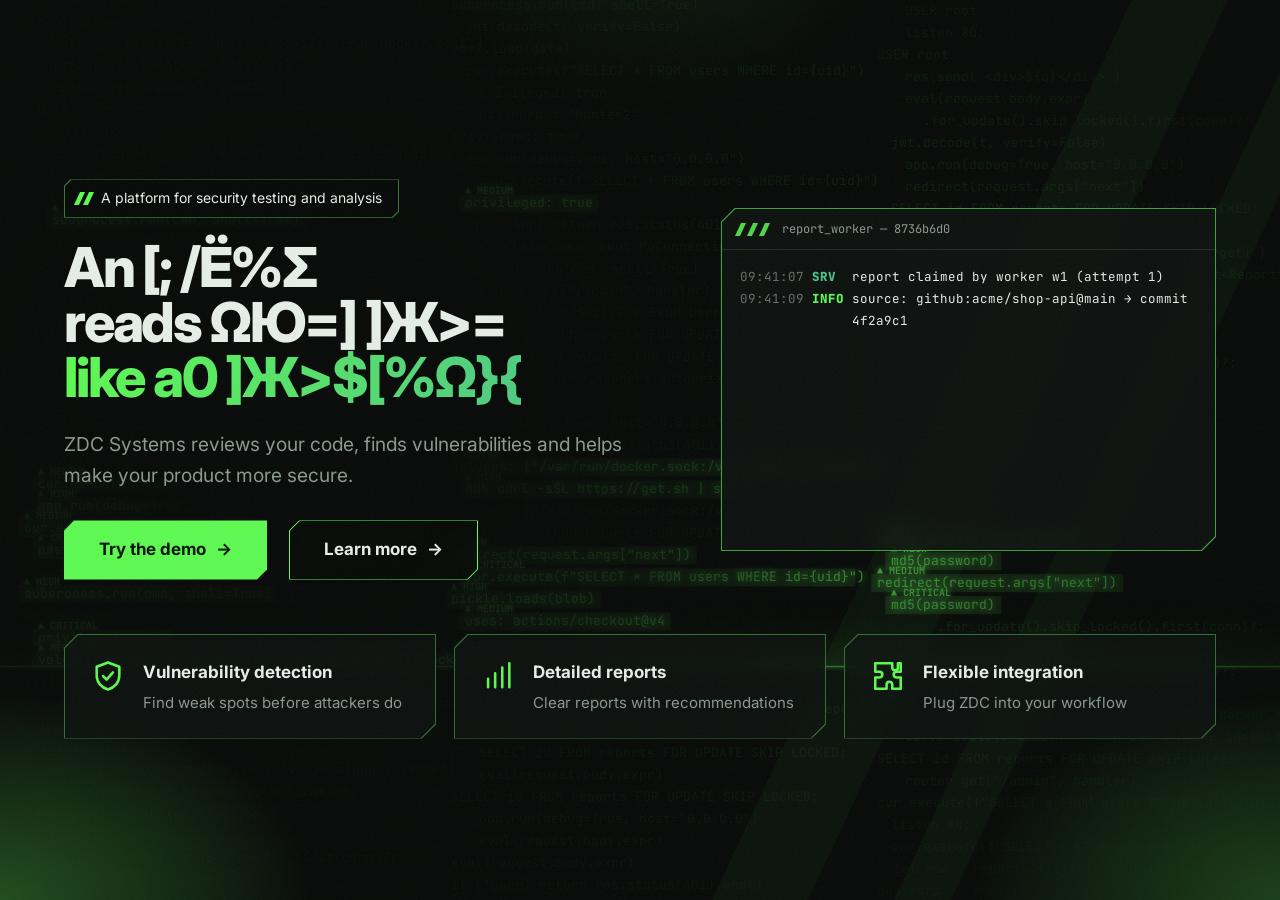
<file: index.html>
<!doctype html>
<html lang="ru" data-theme="dark">
<head>
  <meta charset="utf-8" />
  <meta name="viewport" content="width=device-width, initial-scale=1" />
  <title>ZDC Systems — нейросеть читает ваш код как атакующий</title>
  <meta name="description" content="ZDC Systems — платформа security-ревью веб-сервисов ИИ-агентами: ревью кода, ревью развёртки и пентест в песочнице. Локальные и облачные нейросети." />
  <meta name="theme-color" content="#050806" />
  <meta property="og:title" content="ZDC Systems" />
  <meta property="og:description" content="Security-ревью веб-сервисов ИИ-агентами: код, развёртка, пентест в песочнице." />
  <meta property="og:image" content="https://zdc-systems.github.io/assets/og.png" />
  <meta name="twitter:card" content="summary_large_image" />
  <meta property="og:type" content="website" />
  <link rel="icon" href="assets/favicon.svg" type="image/svg+xml" />
  <link rel="preconnect" href="https://fonts.googleapis.com" />
  <link rel="preconnect" href="https://fonts.gstatic.com" crossorigin />
  <link href="https://fonts.googleapis.com/css2?family=Inter:wght@400;500;600;700;800;900&family=JetBrains+Mono:wght@400;600;800&display=swap" rel="stylesheet" />
  <link rel="stylesheet" href="style.css?v=20261107" />
  <script>
    // Тема до первой отрисовки — без вспышки.
    try {
      const t = localStorage.getItem('zdc-landing-theme');
      if (t === 'light' || t === 'dark') document.documentElement.dataset.theme = t;
    } catch (_) {}
    // Стартовая страница — когда в адресе нет якоря раздела.
    if (!location.hash || location.hash === '#intro') document.documentElement.classList.add('on-intro');
  </script>
</head>
<body>
  <div class="grain" aria-hidden="true"></div>
  <div class="spot" aria-hidden="true"></div>

  <!-- ============ Стартовая страница (открывается первой и по клику на логотип) ============ -->
  <section class="intro" id="intro" aria-label="ZDC Systems">
    <canvas class="codefield" id="intro-field" aria-hidden="true"></canvas>
    <div class="intro-glow" aria-hidden="true"></div>
    <div class="intro-inner">
      <div class="intro-copy">
        <p class="intro-badge"><span class="dot"></span><span data-i18n="intro.badge">Платформа для проверки и анализа безопасности</span></p>
        <h1>
          <span class="line" data-scramble data-i18n="intro.t1">Нейросеть</span>
          <span class="line" data-scramble data-i18n="intro.t2">читает ваш код</span>
          <span class="line accent" data-scramble data-i18n="intro.t3">как атакующий.</span>
        </h1>
        <p class="lead" data-i18n="intro.lead">ZDC Systems проводит ревью кода, выявляет уязвимости и помогает сделать ваш продукт безопаснее.</p>
        <div class="intro-cta">
          <a class="btn primary" href="install.html"><span data-i18n="intro.demo">Попробовать демо</span> <i>→</i></a>
          <a class="btn outline" href="#top"><span data-i18n="intro.more">Узнать больше</span> <i>→</i></a>
        </div>
      </div>
      <div class="term" aria-label="report_worker">
        <div class="term-bar"><i></i><i></i><i></i><span>report_worker — 8736b6d0</span></div>
        <pre id="intro-term" class="term-log"></pre>
      </div>
    </div>
    <ul class="intro-feats">
      <li>
        <svg viewBox="0 0 24 24" aria-hidden="true"><path d="M12 2.5 4 5.5v6c0 5 3.4 8.8 8 10 4.6-1.2 8-5 8-10v-6z"/><path d="m8.5 12 2.5 2.5 4.5-5"/></svg>
        <div><b data-i18n="intro.f1.t">Выявление уязвимостей</b><span data-i18n="intro.f1.s">Найдите слабые места до злоумышленников</span></div>
      </li>
      <li>
        <svg viewBox="0 0 24 24" aria-hidden="true"><path d="M5 20v-6M10 20V10M15 20V6M20 20V3"/></svg>
        <div><b data-i18n="intro.f2.t">Детальные отчёты</b><span data-i18n="intro.f2.s">Понятные отчёты с рекомендациями</span></div>
      </li>
      <li>
        <svg viewBox="0 0 24 24" aria-hidden="true"><path d="M9 3h6v3a2 2 0 1 0 4 0V3h2v6h-3a2 2 0 1 0 0 4h3v8h-6v-3a2 2 0 1 0-4 0v3H3v-8h3a2 2 0 1 0 0-4H3V3z"/></svg>
        <div><b data-i18n="intro.f3.t">Гибкая интеграция</b><span data-i18n="intro.f3.s">Подключите ZDC к вашему workflow</span></div>
      </li>
    </ul>
  </section>

  <!-- ============ Шапка ============ -->
  <header class="top">
    <a class="brand" href="#intro" aria-label="ZDC Systems">
      <svg class="logo" viewBox="0 0 916 252" aria-hidden="true"><path class="logo-w" transform="translate(0.000000,252.000000) scale(0.100000,-0.100000)" d="M1163 2211 c-131 -120 -246 -228 -257 -239 l-18 -21 1068 1 c588 0 1077 3 1086 7 15 5 139 119 406 373 l104 98 -1076 0 -1076 0 -237 -219z M6282 2178 l-262 -252 0 -671 0 -671 263 -252 262 -252 756 3 756 2 242 235 243 235 -857 3 -857 2 -21 15 c-11 8 -83 76 -159 151 l-138 137 0 391 0 391 150 150 150 150 794 5 793 5 54 47 c30 26 142 133 249 238 l195 189 -1176 1 -1175 0 -262 -252z M3335 2019 c-115 -111 -220 -205 -233 -210 -13 -5 -188 -9 -389 -9 l-366 0 -216 -161 c-307 -229 -1267 -958 -1726 -1310 -49 -38 -143 -109 -208 -159 l-119 -90 1105 0 1105 0 46 38 c25 20 153 141 285 267 l239 230 -490 5 -490 5 323 232 c178 128 556 398 839 601 l515 368 3 197 c1 108 -1 197 -5 197 -5 -1 -102 -91 -218 -201z"/><path class="logo-g" transform="translate(0.000000,252.000000) scale(0.100000,-0.100000)" d="M917 2393 c-145 -128 -467 -428 -467 -435 0 -4 44 -8 98 -8 l98 0 256 239 256 239 -30 6 c-17 3 -59 6 -94 6 l-63 0 -54 -47z M3753 2433 l-13 -5 0 -229 0 -229 641 0 640 0 87 -82 c48 -46 131 -127 184 -181 l98 -98 0 -358 0 -358 -177 -176 -178 -177 -95 0 c-52 0 -271 -3 -486 -5 l-392 -5 -11 14 -11 13 -2 624 -3 624 -65 3 c-91 4 -94 3 -250 -113 l-140 -105 0 -760 0 -760 828 0 828 0 302 291 302 291 0 598 0 598 -296 289 c-162 158 -303 291 -312 295 -19 8 -1460 9 -1479 1z M4610 1611 c-172 -53 -227 -247 -104 -367 l42 -41 -45 -182 -46 -183 14 -9 c16 -11 374 -8 384 3 4 4 -13 89 -37 190 l-45 183 33 27 c18 16 42 47 53 71 l21 43 0 50 c-1 141 -142 254 -270 215z M2892 433 c-109 -104 -237 -224 -285 -268 l-87 -80 17 -7 c10 -3 57 -7 105 -7 l88 -1 127 117 c104 95 248 228 448 415 l19 18 -117 0 -118 0 -197 -187z M8531 324 c-138 -130 -251 -241 -251 -245 0 -5 65 -9 145 -9 l145 0 233 216 c127 119 245 230 262 245 l30 29 -157 0 -157 0 -250 -236z"/></svg>
    </a>
    <nav class="links">
      <a href="#scanner" data-i18n="nav.demo">Демо</a>
      <a href="#modes" data-i18n="nav.modes">Режимы</a>
      <a href="#pipeline" data-i18n="nav.how">Как работает</a>
      <a href="#sandbox" data-i18n="nav.pentest">Пентест</a>
      <a href="#product" data-i18n="nav.product">Продукт</a>
      <a href="#history" data-i18n="nav.history">Развитие</a>
      <a href="#cloud" class="nav-soon" data-i18n="nav.cloud">Облако</a>
      <a href="#start" data-i18n="nav.start">Сотрудничество</a>
      <a href="install.html" class="nav-new" data-i18n="nav.install">Установка</a>
    </nav>
    <div class="prefs">
      <div class="lang" role="group" aria-label="Language">
        <button data-lang="ru">RU</button><button data-lang="en">EN</button><button data-lang="uz">UZ</button>
      </div>
      <button class="theme-btn" aria-label="Theme" title="Theme">
        <svg viewBox="0 0 24 24" aria-hidden="true"><circle class="sun" cx="12" cy="12" r="4.5"/><path class="rays" d="M12 1.5v3M12 19.5v3M1.5 12h3M19.5 12h3M4.6 4.6l2.1 2.1M17.3 17.3l2.1 2.1M4.6 19.4l2.1-2.1M17.3 6.7l2.1-2.1"/></svg>
      </button>
      <a class="gh" href="mailto:misanaproger@gmail.com,ziron0901@gmail.com?subject=ZDC%20Systems">
        <svg viewBox="0 0 24 24" aria-hidden="true"><path d="M3 5h18v14H3z" fill="none" stroke="currentColor" stroke-width="2" stroke-linejoin="round"/><path d="m3 6 9 7 9-7" fill="none" stroke="currentColor" stroke-width="2" stroke-linejoin="round"/></svg>
        <span data-i18n="nav.contact">Связаться</span>
      </a>
    </div>
  </header>

  <main id="top">
    <!-- ============ Бегущая строка находок ============ -->
    <div class="ticker" id="ticker" aria-hidden="true">
      <div class="track" id="ticker-track"></div>
    </div>

    <!-- ============ Интерактивный сканер ============ -->
    <section class="section" id="scanner">
      <div class="head">
        <p class="kicker">01 / <span data-i18n="scan.kicker">попробуйте</span></p>
        <h2 data-i18n="scan.title">Найдите пять уязвимостей за пять секунд</h2>
        <p class="sub" data-i18n="scan.sub">Небольшое Flask-приложение. Нажмите «Сканировать» — gitleaks, opengrep, правила развёртки и нейросеть пройдут по коду, а секрет будет вычищен до того, как строка уйдёт модели.</p>
      </div>

      <div class="lab">
        <div class="editor">
          <div class="ed-bar">
            <span class="file">app/shop.py</span>
            <button class="btn primary small" id="scan-btn"><span data-i18n="scan.run">Сканировать</span></button>
          </div>
          <div class="ed-body">
            <div class="beam" id="beam"></div>
            <ol id="code"></ol>
          </div>
        </div>

        <aside class="findings">
          <div class="meter">
            <div class="meter-top"><span data-i18n="scan.found">Найдено</span><b id="found-count">0</b></div>
            <div class="bar"><i class="c"></i><i class="h"></i><i class="m"></i></div>
          </div>
          <ul id="finding-list" aria-live="polite">
            <li class="placeholder" data-i18n="scan.idle">Пока тихо. Подозрительно тихо…</li>
          </ul>
          <div class="sources">
            <span>gitleaks</span><span>opengrep</span><span>deploy_rules</span><span>llm_review</span><span>redact</span>
          </div>
        </aside>
      </div>
    </section>

    <!-- ============ Три режима ============ -->
    <section class="section" id="modes">
      <div class="head">
        <p class="kicker">02 / <span data-i18n="modes.kicker">три режима</span></p>
        <h2 data-i18n="modes.title">Код, инфраструктура, живая атака</h2>
      </div>
      <div class="cards">
        <article class="card tilt" style="--hue: 125">
          <div class="card-art art-code" aria-hidden="true">
            <span></span><span></span><span class="bad"></span><span></span><span></span><span class="bad"></span><span></span>
          </div>
          <code class="tag">code_review</code>
          <h3 data-i18n="modes.code.t">Ревью кода</h3>
          <p data-i18n="modes.code.p">Нейросеть сама выбирает файлы, читает проект частями с картой всех файлов — и не путает «нет аутентификации» с middleware в соседнем модуле. Плюс gitleaks, opengrep, cargo-audit.</p>
          <ul><li>SQLi · RCE · IDOR</li><li data-i18n="modes.code.l2">секреты в истории</li><li data-i18n="modes.code.l3">уязвимые зависимости</li></ul>
        </article>
        <article class="card tilt" style="--hue: 160">
          <div class="card-art art-deploy" aria-hidden="true">
            <i></i><i></i><i></i><i></i><i></i><i></i><i></i><i></i><i></i>
          </div>
          <code class="tag">deploy_review</code>
          <h3 data-i18n="modes.deploy.t">Ревью развёртки</h3>
          <p data-i18n="modes.deploy.p">Dockerfile, compose, Kubernetes/Helm, Terraform, CI/CD, nginx. Свои правила и hadolint, tfsec, kube-score, checkov — нейросеть подтверждает и объясняет.</p>
          <ul><li>privileged · docker.sock</li><li data-i18n="modes.deploy.l2">root и образы без версии</li><li data-i18n="modes.deploy.l3">actions без SHA</li></ul>
        </article>
        <article class="card tilt" style="--hue: 95">
          <div class="card-art art-pentest" aria-hidden="true">
            <div class="cage"><div class="target"></div></div><div class="shot"></div><div class="shot s2"></div>
          </div>
          <code class="tag">pentest</code>
          <h3 data-i18n="modes.pentest.t">Пентест в песочнице</h3>
          <p data-i18n="modes.pentest.p">Нейросеть сама пишет Dockerfile, поднимает копию сервиса с базой рядом, ставит себе инструменты и атакует — nuclei плюс агентный цикл. Только по подписанному scope.</p>
          <ul><li data-i18n="modes.pentest.l1">авторазвёртка с самоисправлением</li><li>nuclei · curl · sqlmap…</li><li data-i18n="modes.pentest.l3">песочница сносится всегда</li></ul>
        </article>
      </div>
    </section>

    <!-- ============ Конвейер ============ -->
    <section class="section" id="pipeline">
      <div class="head">
        <p class="kicker">03 / <span data-i18n="pipe.kicker">под капотом</span></p>
        <h2 data-i18n="pipe.title">От архива до PDF — без опроса и без утечек</h2>
        <p class="sub" data-i18n="pipe.sub">Наведите на узел, чтобы увидеть, что там происходит.</p>
      </div>
      <div class="pipe-wrap">
        <svg class="pipe" viewBox="0 0 1200 380" role="img" aria-label="pipeline">
          <defs>
            <linearGradient id="g-wire" gradientUnits="userSpaceOnUse" x1="0" y1="0" x2="1200" y2="0"><stop offset="0" stop-color="var(--c1)"/><stop offset="1" stop-color="var(--c2)"/></linearGradient>
            <filter id="glow"><feGaussianBlur stdDeviation="4" result="b"/><feMerge><feMergeNode in="b"/><feMergeNode in="SourceGraphic"/></feMerge></filter>
          </defs>
          <g class="wires">
            <path id="w1" d="M150 190 H260"/>
            <path id="w2" d="M400 190 H500"/>
            <path id="w3a" d="M640 190 C690 190 690 80 740 80"/>
            <path id="w3b" d="M640 190 H740"/>
            <path id="w3c" d="M640 190 C690 190 690 300 740 300"/>
            <path id="w4a" d="M860 80 C910 80 910 190 960 190"/>
            <path id="w4b" d="M860 190 H960"/>
            <path id="w4c" d="M860 300 C910 300 910 190 960 190"/>
            <path id="w5" d="M1080 190 H1110"/>
          </g>
          <g class="packets">
            <circle r="5"><animateMotion dur="1.6s" repeatCount="indefinite"><mpath href="#w1"/></animateMotion></circle>
            <circle r="5"><animateMotion dur="1.6s" begin=".5s" repeatCount="indefinite"><mpath href="#w2"/></animateMotion></circle>
            <circle r="4" class="p-c"><animateMotion dur="1.9s" begin=".2s" repeatCount="indefinite"><mpath href="#w3a"/></animateMotion></circle>
            <circle r="4" class="p-c"><animateMotion dur="1.5s" begin=".7s" repeatCount="indefinite"><mpath href="#w3b"/></animateMotion></circle>
            <circle r="4" class="p-c"><animateMotion dur="1.9s" begin="1s" repeatCount="indefinite"><mpath href="#w3c"/></animateMotion></circle>
            <circle r="4" class="p-r"><animateMotion dur="1.9s" begin=".4s" repeatCount="indefinite"><mpath href="#w4a"/></animateMotion></circle>
            <circle r="4" class="p-r"><animateMotion dur="1.5s" begin=".9s" repeatCount="indefinite"><mpath href="#w4b"/></animateMotion></circle>
            <circle r="4" class="p-r"><animateMotion dur="1.9s" begin="1.3s" repeatCount="indefinite"><mpath href="#w4c"/></animateMotion></circle>
          </g>
          <g class="nodes">
            <g class="node" data-node="dash" transform="translate(20 140)"><rect width="130" height="100" rx="18"/><text x="65" y="44" class="ic">⌂</text><text x="65" y="74" data-i18n="pipe.n.dash">Дашборд</text></g>
            <g class="node" data-node="srv" transform="translate(260 140)"><rect width="140" height="100" rx="18"/><text x="70" y="44" class="ic">⇅</text><text x="70" y="74" data-i18n="pipe.n.srv">Сервер</text></g>
            <g class="node" data-node="wrk" transform="translate(500 140)"><rect width="140" height="100" rx="18"/><text x="70" y="44" class="ic">⚙</text><text x="70" y="74" data-i18n="pipe.n.wrk">Воркер</text></g>
            <g class="node small" data-node="scan" transform="translate(740 40)"><rect width="120" height="80" rx="16"/><text x="60" y="48">gitleaks</text></g>
            <g class="node small" data-node="scan" transform="translate(740 150)"><rect width="120" height="80" rx="16"/><text x="60" y="48">opengrep…</text></g>
            <g class="node small" data-node="llm" transform="translate(740 260)"><rect width="120" height="80" rx="16"/><text x="60" y="48">LLM</text></g>
            <g class="node" data-node="redact" transform="translate(960 140)"><rect width="120" height="100" rx="18"/><text x="60" y="44" class="ic">▒</text><text x="60" y="74">redact</text></g>
            <g class="node end" data-node="report" transform="translate(1110 150)"><rect width="80" height="80" rx="40"/><text x="40" y="49">PDF</text></g>
          </g>
        </svg>
        <div class="pipe-info" id="pipe-info">
          <b data-i18n="pipe.d.dash.t">Дашборд</b>
          <p data-i18n="pipe.d.dash.p">Архив, ссылка на GitHub/GitLab/Bitbucket или путь. Сразу, по расписанию или раз в неделю.</p>
        </div>
      </div>
      <div class="facts">
        <div><b>LISTEN/NOTIFY</b><span data-i18n="pipe.f1">задача уходит воркеру за ~40 мс, без опроса</span></div>
        <div><b>claim_id</b><span data-i18n="pipe.f2">аренда задачи — зомби-воркер ничего не перезапишет</span></div>
        <div><b>redact</b><span data-i18n="pipe.f3">секреты вычищаются до модели и до отчёта</span></div>
        <div><b>PDF · HTML · MD · JSON</b><span data-i18n="pipe.f4">отчёт с оглавлением на ru/en/uz</span></div>
      </div>
    </section>

    <!-- ============ Песочница ============ -->
    <section class="section" id="sandbox">
      <div class="head">
        <p class="kicker">04 / <span data-i18n="sb.kicker">активное тестирование</span></p>
        <h2 data-i18n="sb.title">Атакуем копию. Никогда — прод.</h2>
      </div>
      <div class="sandbox">
        <div class="stage" aria-hidden="true">
          <div class="seal"><span data-i18n="sb.seal">SCOPE подписан</span><b id="scope-timer">23:59:59</b></div>
          <div class="net">
            <div class="box toolbox"><small>toolbox</small><span>$ nuclei -u http://target</span><span>$ sqlmap --batch</span></div>
            <div class="lasers"><i></i><i></i><i></i></div>
            <div class="box target-box"><small>target</small><div class="hp"><i id="hp"></i></div><span class="hits" id="hits">0 findings</span></div>
            <div class="box db"><small>postgres</small></div>
          </div>
          <div class="fence"><span>internal network · no-new-privileges · pids/cpu/mem limits</span></div>
        </div>
        <ol class="steps">
          <li><b data-i18n="sb.s1.t">Scope</b><span data-i18n="sb.s1.p">Цель есть в подписанном scope или добавлена на странице «Scope» со сроком действия. Нет — отчёт не берётся вообще.</span></li>
          <li><b data-i18n="sb.s2.t">Авторазвёртка</b><span data-i18n="sb.s2.p">Нейросеть пишет Dockerfile, compose — наш. Сборка упала — модель читает ошибку и чинит, до 6 попыток.</span></li>
          <li><b data-i18n="sb.s3.t">Зависимости</b><span data-i18n="sb.s3.p">Postgres, MySQL, Redis, Mongo рядом с целью: закреплённые образы, случайные пароли, порты наружу не публикуются.</span></li>
          <li><b data-i18n="sb.s4.t">Атака</b><span data-i18n="sb.s4.p">nuclei и агент: ставит инструменты, запускает, читает вывод, уточняет — каждое действие в audit-log.</span></li>
          <li><b data-i18n="sb.s5.t">Снос</b><span data-i18n="sb.s5.p">Отмена, ошибка, SIGTERM — песочница и контейнер-инструментарий удаляются всегда.</span></li>
        </ol>
      </div>
    </section>

    <!-- ============ Провайдеры ============ -->
    <section class="section" id="llm">
      <div class="head">
        <p class="kicker">05 / <span data-i18n="llm.kicker">любая нейросеть</span></p>
        <h2 data-i18n="llm.title">Своя модель на сервере или облако — решать вам</h2>
      </div>
      <div class="orbit-wrap">
        <div class="orbit" id="orbit">
          <div class="core"><svg class="core-mark" viewBox="0 0 234 244" aria-hidden="true"><path fill="currentColor" transform="translate(0.000000,244.000000) scale(0.100000,-0.100000)" d="M213 2393 l-13 -5 0 -229 0 -229 641 0 640 0 87 -82 c48 -46 131 -127 184 -181 l98 -98 0 -358 0 -358 -177 -176 -178 -177 -95 0 c-52 0 -271 -3 -486 -5 l-392 -5 -11 14 -11 13 -2 624 -3 624 -65 3 c-91 4 -94 3 -250 -113 l-140 -105 0 -760 0 -760 828 0 828 0 302 291 302 291 0 598 0 598 -296 289 c-162 158 -303 291 -312 295 -19 8 -1460 9 -1479 1z M1070 1571 c-172 -53 -227 -247 -104 -367 l42 -41 -45 -182 -46 -183 14 -9 c16 -11 374 -8 384 3 4 4 -13 89 -37 190 l-45 183 33 27 c18 16 42 47 53 71 l21 43 0 50 c-1 141 -142 254 -270 215z"/></svg></div>
          <div class="ring r1" data-n="2"></div>
          <div class="ring r2" data-n="9"></div>
        </div>
        <div class="orbit-copy">
          <div class="switch" role="tablist">
            <button class="on" data-mode="local" data-i18n="llm.local">Локально</button>
            <button data-mode="cloud" data-i18n="llm.cloud">Облако</button>
          </div>
          <p id="llm-text" data-i18n="llm.localp">Ollama или llama.cpp на вашем железе: код и находки не уходят за периметр. По умолчанию — именно так. Дашборд предупредит, если модель слишком мала для серьёзного ревью.</p>
          <ul class="ticks">
            <li data-i18n="llm.t1">ключи шифруются ChaCha20-Poly1305 и выдаются только воркеру</li>
            <li data-i18n="llm.t2">отдельная модель и лимит объёма для каждого отчёта</li>
            <li data-i18n="llm.t3">рассуждения Claude, OpenAI и Gemini — из коробки</li>
          </ul>
        </div>
      </div>
    </section>

    <!-- ============ Продукт ============ -->
    <section class="section" id="product">
      <div class="head">
        <p class="kicker">06 / <span data-i18n="prod.kicker">продукт</span></p>
        <h2 data-i18n="prod.title">Дашборд, в котором не стыдно жить</h2>
        <p class="sub" data-i18n="prod.sub">Переключите тему вверху — скриншоты переключатся тоже.</p>
      </div>
      <div class="gallery">
        <div class="tabs" id="shot-tabs" role="tablist"></div>
        <div class="devices">
          <div class="browser">
            <div class="b-bar"><i></i><i></i><i></i><span class="url">zdc.local/<b id="shot-path">reports</b></span></div>
            <div class="b-view">
              <img id="shot" alt="" width="1600" height="1000" />
              <div class="progress"><i id="shot-progress"></i></div>
            </div>
          </div>
          <figure class="phone-shot"><span class="phone-frame"><img id="phone" alt="" width="560" height="1212" loading="lazy" /></span><figcaption>390 × 844</figcaption></figure>
        </div>
      </div>
    </section>

    <!-- ============ Цифры ============ -->
    <section class="section numbers">
      <div class="num"><b data-count="12">0</b><span data-i18n="num.providers">провайдеров LLM</span></div>
      <div class="num"><b data-count="9">0</b><span data-i18n="num.analyzers">сканеров и анализаторов</span></div>
      <div class="num"><b data-count="4">0</b><span data-i18n="num.formats">формата отчёта</span></div>
      <div class="num"><b data-count="3">0</b><span data-i18n="num.langs">языка: отчёт, журнал, UI</span></div>
      <div class="num"><b data-count="0" data-suffix=" B">0</b><span data-i18n="num.bytes">наружу с локальной моделью</span></div>
    </section>

    <!-- ============ Принципы ============ -->
    <section class="section" id="principles">
      <div class="head">
        <p class="kicker">07 / <span data-i18n="pr.kicker">паранойя по умолчанию</span></p>
        <h2 data-i18n="pr.title">Инструмент безопасности, который сам безопасен</h2>
      </div>
      <div class="grid">
        <div class="flip"><div class="f-in"><div class="f-front"><b>fail-closed</b><span data-i18n="pr.1">Неизвестный маршрут — 404, без лицензионного ключа сервер не стартует.</span></div><div class="f-back"><code>POST /reports/%63laim<br>→ 403 Forbidden</code></div></div></div>
        <div class="flip"><div class="f-in"><div class="f-front"><b>redact</b><span data-i18n="pr.2">Токены, пароли в URL, *.env — вычищаются до модели.</span></div><div class="f-back"><code>DATABASE_URL=postgres://u:***@db<br>GITHUB_TOKEN=***</code></div></div></div>
        <div class="flip"><div class="f-in"><div class="f-front"><b>scope</b><span data-i18n="pr.3">Подписанный scope или цель с истекающим сроком.</span></div><div class="f-back"><code>scope: target not authorized<br>→ pentest skipped</code></div></div></div>
        <div class="flip"><div class="f-in"><div class="f-front"><b>audit-log</b><span data-i18n="pr.4">Каждое активное действие — в файл и в БД.</span></div><div class="f-back"><code>{"tool":"pentest.web_scan",<br> "target":"http://target:8000"}</code></div></div></div>
        <div class="flip"><div class="f-in"><div class="f-front"><b>brute-force</b><span data-i18n="pr.5">10 неудач за 5 минут — 429, счётчик в Postgres переживает рестарт.</span></div><div class="f-back"><code>HTTP/1.1 429 Too Many Requests<br>Retry-After: 300</code></div></div></div>
        <div class="flip"><div class="f-in"><div class="f-front"><b>least privilege</b><span data-i18n="pr.6">Роли user/worker, образы не от root, actions по SHA.</span></div><div class="f-back"><code>USER zdc (10001)<br>permissions: contents: read</code></div></div></div>
      </div>
    </section>

    <!-- ============ Развитие проекта ============ -->
    <section class="section" id="history">
      <div class="head">
        <p class="kicker">08 / <span data-i18n="hist.kicker">развитие проекта</span></p>
        <h2 data-i18n="hist.title">Две недели — от первого коммита до лендинга</h2>
        <p class="sub" data-i18n="hist.sub">Хроника из журнала разработки. Скриншоты — настоящий дашборд; нажмите, чтобы увеличить.</p>
      </div>
      <div class="hist-filter" id="hist-filter" role="group"></div>
      <div class="timeline" id="timeline">
        <div class="rail" aria-hidden="true"><i id="rail-fill"></i></div>
      </div>
    </section>

    <!-- ============ Анонс: облачная версия ============ -->
    <section class="section" id="cloud">
      <div class="head">
        <p class="kicker">09 / <span data-i18n="cl.kicker">анонс</span></p>
        <h2><span data-i18n="cl.title">ZDC Cloud — без установки</span> <span class="soon-tag" data-i18n="ann.cloud.badge">скоро</span></h2>
        <p class="sub" data-i18n="cl.sub">Облачная версия: зарегистрировались — и проверяете репозиторий прямо в браузере. А лицензия для своего сервера покупается там же, в личном кабинете.</p>
      </div>
      <div class="cloud">
        <ul class="cloud-feats">
          <li><b data-i18n="cl.f1.t">Вход за минуту</b><span data-i18n="cl.f1.p">Почта и пароль или «Продолжить с Google / GitHub» — без лишних форм.</span></li>
          <li><b data-i18n="cl.f2.t">Личный аккаунт или организация</b><span data-i18n="cl.f2.p">Для себя — своё пространство. Для команды — общие проверки и роли владельца и администратора.</span></li>
          <li><b data-i18n="cl.f3.t">Лицензия — в личном кабинете</b><span data-i18n="cl.f3.p">Выбрали тариф — оплатили — скачали файл .lic и подключили одной командой. Срок и число воркеров видны там же.</span></li>
          <li><b data-i18n="cl.f4.t">Отчёты — в PDF, HTML и Markdown</b><span data-i18n="cl.f4.p">Тот же отчёт с находками и исправлениями, что и в локальной версии.</span></li>
        </ul>
        <div class="cloud-shot">
          <div class="tabs" id="cloud-tabs" role="tablist"></div>
          <div class="browser">
            <div class="b-bar"><i></i><i></i><i></i><span class="url">cloud.zdc/<b id="cloud-path">account</b></span></div>
            <div class="b-view"><img id="cloud-img" alt="" width="1600" height="1000" loading="lazy" /></div>
          </div>
        </div>
      </div>
      <p class="cloud-note" data-i18n="cl.note">Код в облачной версии проверяется на наших серверах. Если код не должен покидать периметр — выбирайте локальную версию: она остаётся основной.</p>
      <div class="cloud-cta">
        <a class="btn primary" href="mailto:misanaproger@gmail.com,ziron0901@gmail.com?subject=ZDC%20Cloud%20—%20ранний%20доступ"><span data-i18n="cl.cta">Хочу ранний доступ</span> <i>→</i></a>
        <span class="muted-s" data-i18n="cl.cta.p">Напишите — позовём в числе первых, когда откроем регистрацию.</span>
      </div>
    </section>

    <!-- ============ Локальная версия и сотрудничество ============ -->
    <section class="section" id="start">
      <div class="head">
        <p class="kicker">10 / <span data-i18n="st.kicker">локальная версия</span></p>
        <h2 data-i18n="st.title">Работает у вас, а не у нас</h2>
        <p class="sub" data-i18n="st.sub">Сейчас ZDC Systems — только локальная версия: ставится на ваш сервер, код и отчёты не покидают периметр. Облачная версия — в разработке, см. анонс выше.</p>
      </div>
      <div class="notices">
        <a class="notice" href="install.html#demo"><b data-i18n="ann.demo.t">Демо-режим теперь доступен всем</b><span data-i18n="ann.demo.p">Скачайте комплект и запустите у себя — без лицензии он работает в демо-режиме.</span><i>→</i></a>
        <a class="notice soon" href="install.html#license"><b data-i18n="ann.lic.t">Лицензии — по запросу</b><span data-i18n="ann.lic.p">Офлайн-лицензии с проверкой без интернета — напишите нам, чтобы получить ключ.</span><i>→</i></a>
      </div>
      <ol class="plan">
        <li><b data-i18n="st.p1.t">Пишете нам</b><span data-i18n="st.p1.p">Рассказываете о стеке и о том, что хотите проверить: код, инфраструктуру, стенд для пентеста.</span></li>
        <li><b data-i18n="st.p2.t">Разворачиваем</b><span data-i18n="st.p2.p">docker compose или нативная установка на Debian/Ubuntu, Fedora/RHEL, Alpine, Arch. Модель — локальная (Ollama, llama.cpp) или ваш облачный ключ.</span></li>
        <li><b data-i18n="st.p3.t">Первый отчёт</b><span data-i18n="st.p3.p">Подключаем репозиторий или архив — и получаете отчёт с находками, доказательствами и исправлениями.</span></li>
      </ol>
      <div class="contact">
        <div class="contact-copy">
          <p class="kicker" data-i18n="st.c.kicker">сотрудничество</p>
          <h3 data-i18n="st.c.title">Пилот, интеграция, инвестиции — пишите</h3>
          <p data-i18n="st.c.p">Мы превращаем ZDC Systems в стартап и ищем первых клиентов и партнёров. Предложения о сотрудничестве — на почту:</p>
        </div>
        <div class="contact-mail">
          <div class="mail-row">
            <a class="mail" href="mailto:misanaproger@gmail.com?subject=ZDC%20Systems">misanaproger@gmail.com</a>
            <button class="btn ghost small copy-mail" data-mail="misanaproger@gmail.com" data-i18n="st.c.copy">Скопировать адрес</button>
          </div>
          <div class="mail-row">
            <a class="mail" href="mailto:ziron0901@gmail.com?subject=ZDC%20Systems">ziron0901@gmail.com</a>
            <button class="btn ghost small copy-mail" data-mail="ziron0901@gmail.com" data-i18n="st.c.copy">Скопировать адрес</button>
          </div>
          <div class="mail-actions">
            <a class="btn primary" href="mailto:misanaproger@gmail.com,ziron0901@gmail.com?subject=ZDC%20Systems"><span data-i18n="st.c.write">Написать</span> <i>→</i></a>
            <a class="btn ghost" href="install.html"><span data-i18n="st.c.install">Скачать и установить</span> <i>→</i></a>
          </div>
        </div>
      </div>
    </section>

    <!-- ============ Финал ============ -->
    <section class="finale">
      <h2><span data-i18n="fin.t1">Найдите уязвимость</span><br><em data-i18n="fin.t2">раньше, чем её найдут.</em></h2>
      <a class="btn primary big" href="mailto:misanaproger@gmail.com,ziron0901@gmail.com?subject=ZDC%20Systems"><span data-i18n="fin.cta">Предложить сотрудничество</span> <i>→</i></a>
      <p class="warn" data-i18n="fin.warn">⚠ Активное тестирование — только систем, на которые у вас есть письменное разрешение владельца.</p>
    </section>
  </main>

  <footer class="foot">
    <span>© 2026 ZDC Systems</span>
    <span class="foot-mails"><a class="foot-mail" href="mailto:misanaproger@gmail.com">misanaproger@gmail.com</a> <a class="foot-mail" href="mailto:ziron0901@gmail.com">ziron0901@gmail.com</a></span>
    <span class="egg" data-i18n="foot.egg">↑ ↑ ↓ ↓ ← → ← → B A</span>
  </footer>

  <div class="lightbox" id="lightbox" hidden><button class="lb-close" aria-label="close">×</button><img alt="" /><p></p></div>
  <div class="toast" id="toast" role="status"></div>
  <script src="i18n.js?v=20261107"></script>
  <script src="app.js?v=20261107"></script>
</body>
</html>
</file>
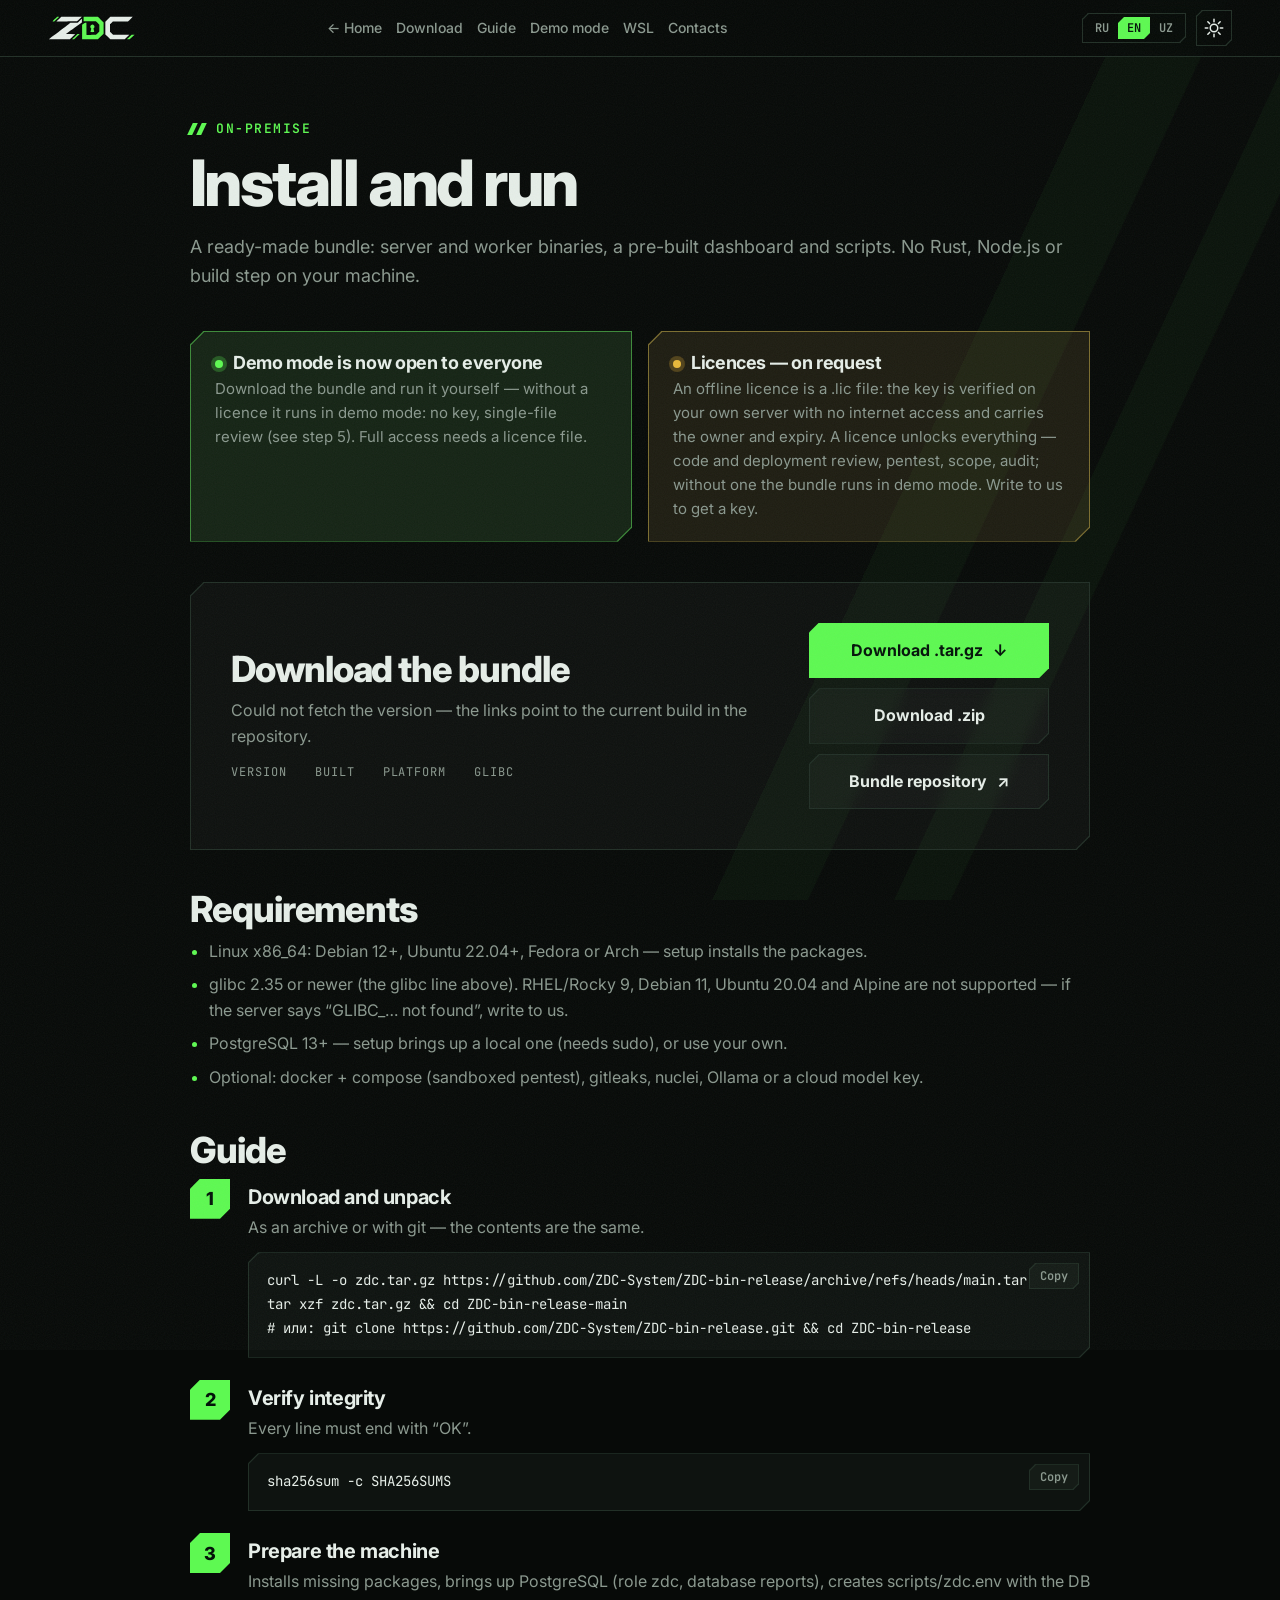
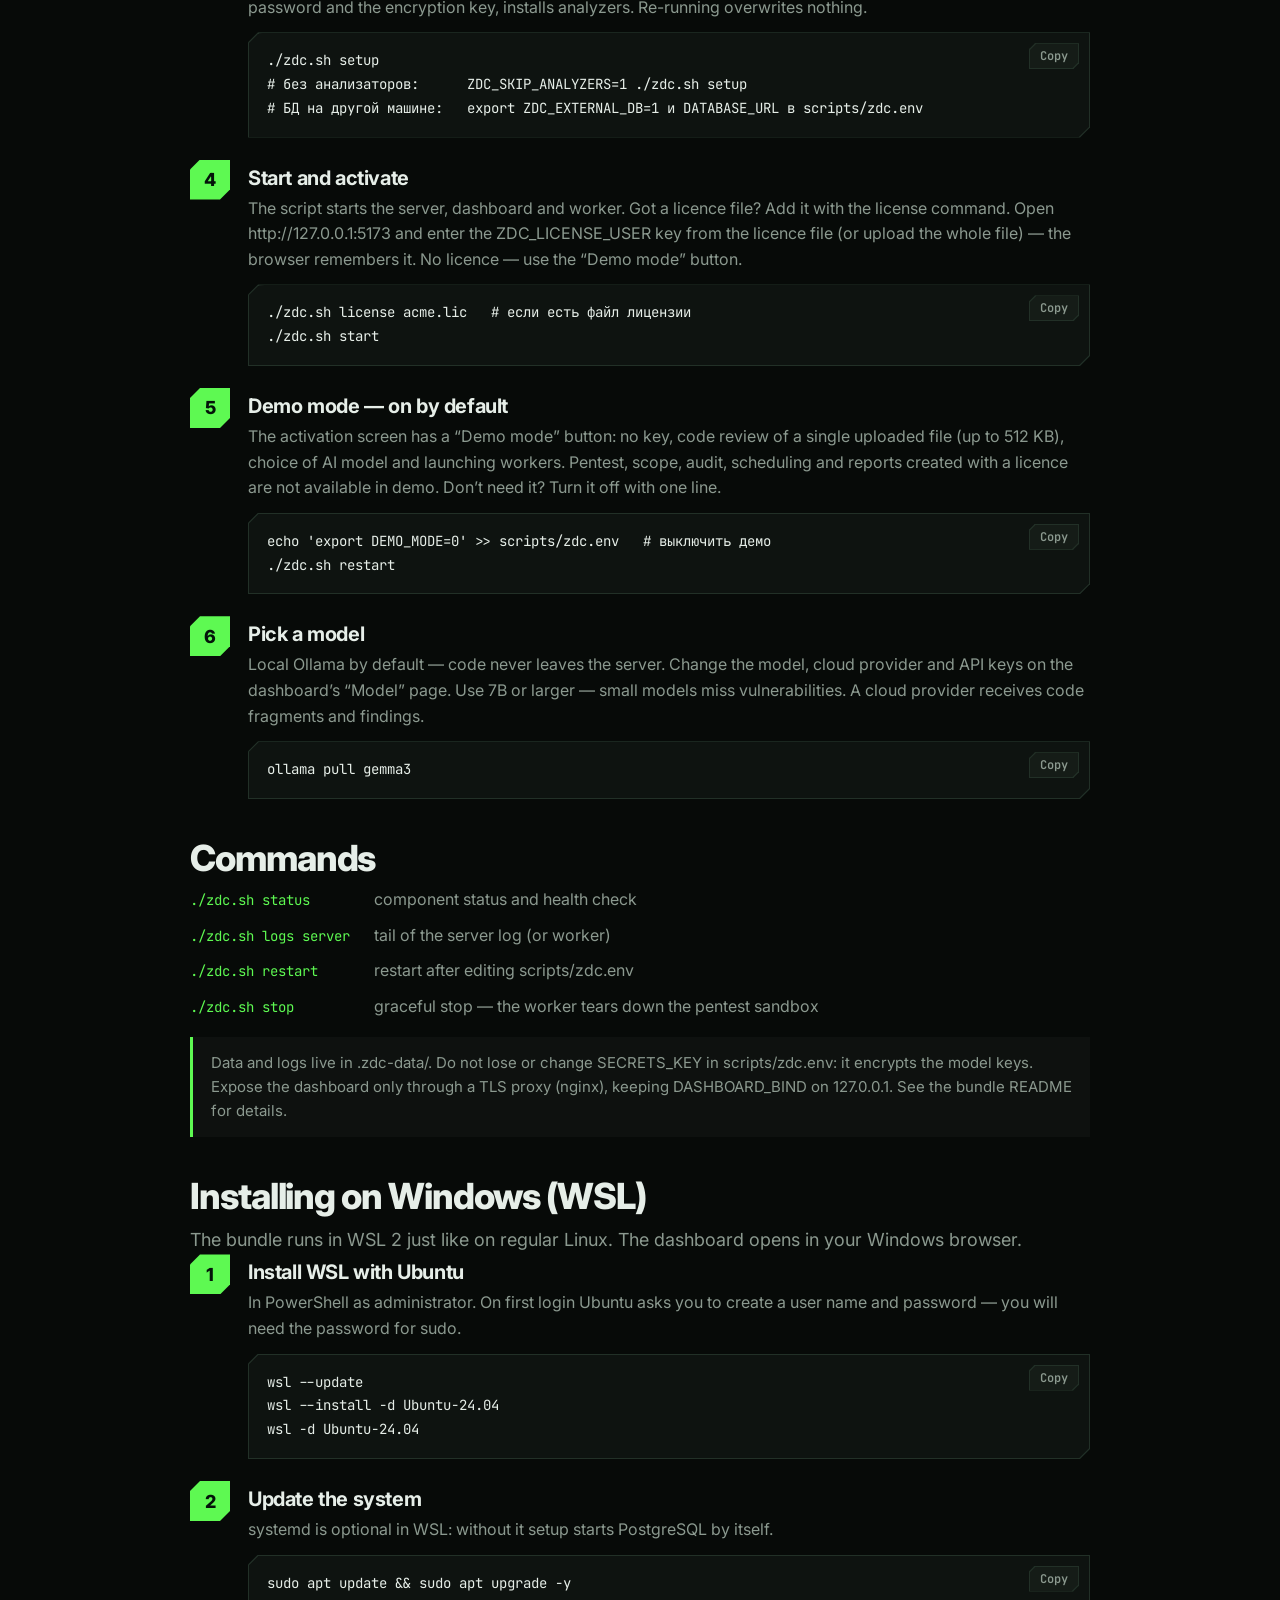
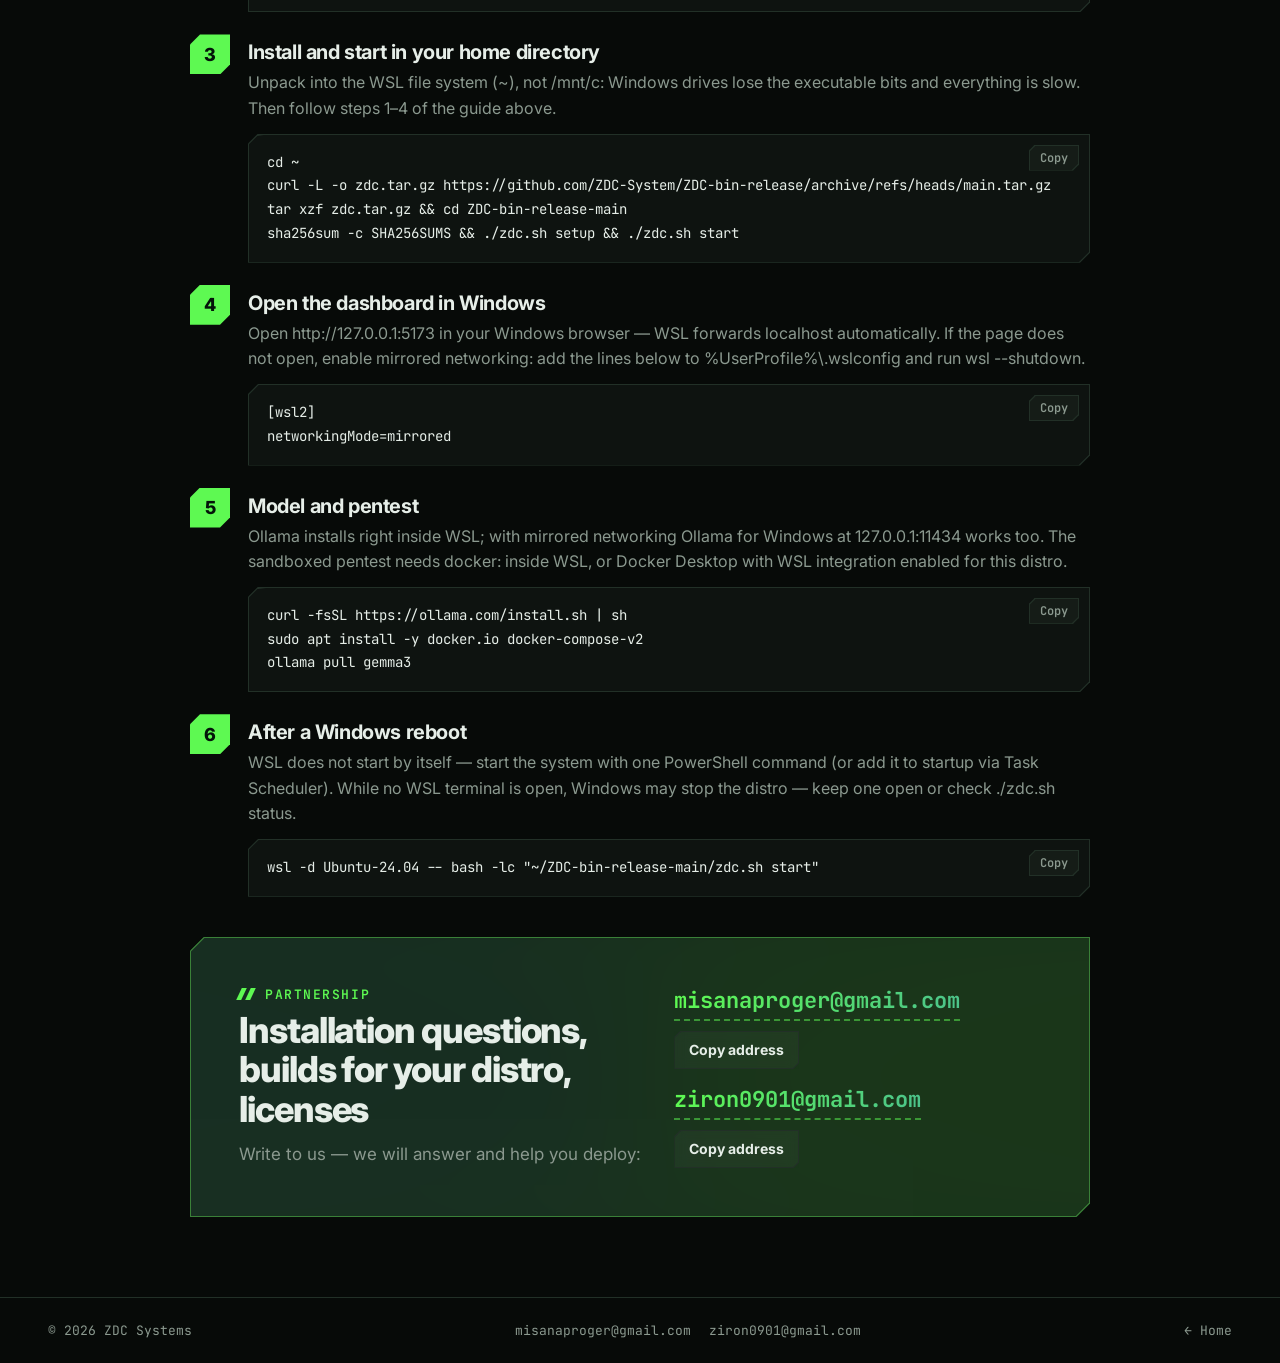
<file: install.html>
<!doctype html>
<html lang="ru" data-theme="dark">
<head>
  <meta charset="utf-8" />
  <meta name="viewport" content="width=device-width, initial-scale=1" />
  <title>ZDC Systems — установка и запуск</title>
  <meta name="description" content="Скачать ZDC Systems: готовые бинарники для Linux x86_64, инструкция по установке и запуску, демо-режим." />
  <meta name="theme-color" content="#050806" />
  <meta property="og:title" content="ZDC Systems — установка" />
  <meta property="og:description" content="Готовые бинарники, инструкция по запуску и демо-режим — доступно всем." />
  <meta property="og:image" content="https://zdc-systems.github.io/assets/og.png" />
  <meta name="twitter:card" content="summary_large_image" />
  <link rel="icon" href="assets/favicon.svg" type="image/svg+xml" />
  <link rel="preconnect" href="https://fonts.googleapis.com" />
  <link rel="preconnect" href="https://fonts.gstatic.com" crossorigin />
  <link href="https://fonts.googleapis.com/css2?family=Inter:wght@400;500;600;700;800;900&family=JetBrains+Mono:wght@400;600;800&display=swap" rel="stylesheet" />
  <link rel="stylesheet" href="style.css?v=20261107" />
  <script>
    // Тема до первой отрисовки — без вспышки.
    try {
      const t = localStorage.getItem('zdc-landing-theme');
      if (t === 'light' || t === 'dark') document.documentElement.dataset.theme = t;
    } catch (_) {}
  </script>
</head>
<body class="doc-page">
  <div class="grain" aria-hidden="true"></div>

  <header class="top scrolled">
    <a class="brand" href="index.html" aria-label="ZDC Systems">
      <svg class="logo" viewBox="0 0 916 252" aria-hidden="true"><path class="logo-w" transform="translate(0.000000,252.000000) scale(0.100000,-0.100000)" d="M1163 2211 c-131 -120 -246 -228 -257 -239 l-18 -21 1068 1 c588 0 1077 3 1086 7 15 5 139 119 406 373 l104 98 -1076 0 -1076 0 -237 -219z M6282 2178 l-262 -252 0 -671 0 -671 263 -252 262 -252 756 3 756 2 242 235 243 235 -857 3 -857 2 -21 15 c-11 8 -83 76 -159 151 l-138 137 0 391 0 391 150 150 150 150 794 5 793 5 54 47 c30 26 142 133 249 238 l195 189 -1176 1 -1175 0 -262 -252z M3335 2019 c-115 -111 -220 -205 -233 -210 -13 -5 -188 -9 -389 -9 l-366 0 -216 -161 c-307 -229 -1267 -958 -1726 -1310 -49 -38 -143 -109 -208 -159 l-119 -90 1105 0 1105 0 46 38 c25 20 153 141 285 267 l239 230 -490 5 -490 5 323 232 c178 128 556 398 839 601 l515 368 3 197 c1 108 -1 197 -5 197 -5 -1 -102 -91 -218 -201z"/><path class="logo-g" transform="translate(0.000000,252.000000) scale(0.100000,-0.100000)" d="M917 2393 c-145 -128 -467 -428 -467 -435 0 -4 44 -8 98 -8 l98 0 256 239 256 239 -30 6 c-17 3 -59 6 -94 6 l-63 0 -54 -47z M3753 2433 l-13 -5 0 -229 0 -229 641 0 640 0 87 -82 c48 -46 131 -127 184 -181 l98 -98 0 -358 0 -358 -177 -176 -178 -177 -95 0 c-52 0 -271 -3 -486 -5 l-392 -5 -11 14 -11 13 -2 624 -3 624 -65 3 c-91 4 -94 3 -250 -113 l-140 -105 0 -760 0 -760 828 0 828 0 302 291 302 291 0 598 0 598 -296 289 c-162 158 -303 291 -312 295 -19 8 -1460 9 -1479 1z M4610 1611 c-172 -53 -227 -247 -104 -367 l42 -41 -45 -182 -46 -183 14 -9 c16 -11 374 -8 384 3 4 4 -13 89 -37 190 l-45 183 33 27 c18 16 42 47 53 71 l21 43 0 50 c-1 141 -142 254 -270 215z M2892 433 c-109 -104 -237 -224 -285 -268 l-87 -80 17 -7 c10 -3 57 -7 105 -7 l88 -1 127 117 c104 95 248 228 448 415 l19 18 -117 0 -118 0 -197 -187z M8531 324 c-138 -130 -251 -241 -251 -245 0 -5 65 -9 145 -9 l145 0 233 216 c127 119 245 230 262 245 l30 29 -157 0 -157 0 -250 -236z"/></svg>
    </a>
    <nav class="links">
      <a href="index.html" data-i18n="in.nav.home">← На главную</a>
      <a href="#download" data-i18n="in.nav.download">Скачать</a>
      <a href="#steps" data-i18n="in.nav.steps">Инструкция</a>
      <a href="#demo" data-i18n="in.nav.demo">Демо-режим</a>
      <a href="#wsl">WSL</a>
      <a href="#contact" data-i18n="in.nav.contact">Контакты</a>
    </nav>
    <div class="prefs">
      <div class="lang" role="group" aria-label="Language">
        <button data-lang="ru">RU</button><button data-lang="en">EN</button><button data-lang="uz">UZ</button>
      </div>
      <button class="theme-btn" aria-label="Theme" title="Theme">
        <svg viewBox="0 0 24 24" aria-hidden="true"><circle class="sun" cx="12" cy="12" r="4.5"/><path class="rays" d="M12 1.5v3M12 19.5v3M1.5 12h3M19.5 12h3M4.6 4.6l2.1 2.1M17.3 17.3l2.1 2.1M4.6 19.4l2.1-2.1M17.3 6.7l2.1-2.1"/></svg>
      </button>
    </div>
  </header>

  <main class="doc">
    <section class="doc-head">
      <p class="kicker" data-i18n="in.kicker">локальная версия</p>
      <h1 data-i18n="in.title">Установка и запуск</h1>
      <p class="sub" data-i18n="in.sub">Готовый комплект: бинарники сервера и воркера, собранный дашборд и скрипты. Rust, Node.js и сборка на вашей машине не нужны.</p>
    </section>

    <!-- Объявления -->
    <section class="notices big">
      <div class="notice" id="demo-ann">
        <b data-i18n="ann.demo.t">Демо-режим теперь доступен всем</b>
        <span data-i18n="in.ann.demo">Скачайте комплект и запустите у себя — без лицензии он работает в демо-режиме: вход без ключа, проверка одного файла (см. шаг 5). Полный доступ — с файлом лицензии.</span>
      </div>
      <div class="notice soon" id="license">
        <b data-i18n="ann.lic.t">Лицензии — по запросу</b>
        <span data-i18n="in.ann.lic">Офлайн-лицензия — файл .lic: ключ проверяется на вашем сервере без выхода в интернет, в нём записаны владелец и срок. Лицензия открывает всё — ревью кода и развёртки, пентест, scope, аудит; без неё комплект работает в демо-режиме. Чтобы получить ключ — напишите нам.</span>
      </div>
    </section>

    <!-- Скачивание -->
    <section class="dl" id="download">
      <div class="dl-copy">
        <h2 data-i18n="in.dl.title">Скачать комплект</h2>
        <p class="dl-status" id="dl-status" data-i18n="in.dl.loading">Узнаём последнюю версию…</p>
        <dl class="dl-meta" id="dl-meta" hidden>
          <div><dt data-i18n="in.dl.version">Версия</dt><dd id="m-version"></dd></div>
          <div><dt data-i18n="in.dl.built">Собрано</dt><dd id="m-built"></dd></div>
          <div><dt data-i18n="in.dl.arch">Платформа</dt><dd id="m-arch"></dd></div>
          <div><dt>glibc</dt><dd id="m-glibc"></dd></div>
        </dl>
      </div>
      <div class="dl-actions">
        <a class="btn primary" id="dl-main" href="https://github.com/ZDC-System/ZDC-bin-release/archive/refs/heads/main.tar.gz"><span data-i18n="in.dl.tgz">Скачать .tar.gz</span> <i>↓</i></a>
        <a class="btn ghost" id="dl-zip" href="https://github.com/ZDC-System/ZDC-bin-release/archive/refs/heads/main.zip"><span data-i18n="in.dl.zip">Скачать .zip</span></a>
        <a class="btn ghost" href="https://github.com/ZDC-System/ZDC-bin-release" target="_blank" rel="noopener"><span data-i18n="in.dl.repo">Репозиторий комплекта</span> <i>↗</i></a>
      </div>
    </section>

    <!-- Требования -->
    <section class="doc-block">
      <h2 data-i18n="in.req.title">Что нужно</h2>
      <ul class="req">
        <li data-i18n="in.req.os">Linux x86_64: Debian 12+, Ubuntu 22.04+, Fedora или Arch — пакеты setup ставит сам.</li>
        <li data-i18n="in.req.glibc">glibc 2.35 или новее (строка glibc выше). Не подходят RHEL/Rocky 9, Debian 11, Ubuntu 20.04 и Alpine — если сервер пишет «GLIBC_… not found», напишите нам.</li>
        <li data-i18n="in.req.pg">PostgreSQL 13+ — setup поднимет локальный (нужен sudo) или используйте свой.</li>
        <li data-i18n="in.req.opt">По желанию: docker + compose (пентест в песочнице), gitleaks, nuclei, Ollama или ключ облачной нейросети.</li>
      </ul>
    </section>

    <!-- Шаги -->
    <section class="doc-block" id="steps">
      <h2 data-i18n="in.steps.title">Инструкция</h2>
      <ol class="guide">
        <li>
          <h3 data-i18n="in.s1.t">Скачайте и распакуйте</h3>
          <p data-i18n="in.s1.p">Архивом или через git — содержимое одинаковое.</p>
          <pre class="code"><code>curl -L -o zdc.tar.gz https://github.com/ZDC-System/ZDC-bin-release/archive/refs/heads/main.tar.gz
tar xzf zdc.tar.gz &amp;&amp; cd ZDC-bin-release-main
# или: git clone https://github.com/ZDC-System/ZDC-bin-release.git &amp;&amp; cd ZDC-bin-release</code></pre>
        </li>
        <li>
          <h3 data-i18n="in.s2.t">Проверьте целостность</h3>
          <p data-i18n="in.s2.p">Каждая строка должна закончиться «OK».</p>
          <pre class="code"><code>sha256sum -c SHA256SUMS</code></pre>
        </li>
        <li>
          <h3 data-i18n="in.s3.t">Подготовьте машину</h3>
          <p data-i18n="in.s3.p">Ставит недостающие пакеты, поднимает PostgreSQL (роль zdc, база reports), создаёт scripts/zdc.env с паролем БД и ключом шифрования, ставит анализаторы. Повторный запуск ничего не перетирает.</p>
          <pre class="code"><code>./zdc.sh setup
# без анализаторов:      ZDC_SKIP_ANALYZERS=1 ./zdc.sh setup
# БД на другой машине:   export ZDC_EXTERNAL_DB=1 и DATABASE_URL в scripts/zdc.env</code></pre>
        </li>
        <li>
          <h3 data-i18n="in.s4.t">Запустите и активируйте</h3>
          <p data-i18n="in.s4.p">Скрипт поднимает сервер, дашборд и воркер. Есть файл лицензии — подключите его командой license. Откройте http://127.0.0.1:5173 и введите ключ ZDC_LICENSE_USER из файла лицензии (или загрузите файл целиком) — ключ сохраняется в браузере. Без лицензии — кнопка «Демо-режим».</p>
          <pre class="code"><code>./zdc.sh license acme.lic   # если есть файл лицензии
./zdc.sh start</code></pre>
        </li>
        <li id="demo">
          <h3 data-i18n="in.s5.t">Демо-режим — включён по умолчанию</h3>
          <p data-i18n="in.s5.p">На экране активации есть кнопка «Демо-режим»: вход без ключа, ревью кода одного загруженного файла (до 512 КБ), выбор нейросети и запуск воркеров. Пентест, scope, аудит, расписание и отчёты, созданные по лицензии, в демо недоступны. Не нужен — выключите одной строкой.</p>
          <pre class="code"><code>echo 'export DEMO_MODE=0' &gt;&gt; scripts/zdc.env   # выключить демо
./zdc.sh restart</code></pre>
        </li>
        <li>
          <h3 data-i18n="in.s6.t">Выберите нейросеть</h3>
          <p data-i18n="in.s6.p">По умолчанию — локальная Ollama: код не покидает сервер. Модель, облачного провайдера и ключи API меняют в дашборде на странице «Нейросеть». Берите модель от 7B — маленькие пропускают уязвимости. Облачный провайдер получает фрагменты кода и находки.</p>
          <pre class="code"><code>ollama pull gemma3</code></pre>
        </li>
      </ol>
    </section>

    <!-- Команды -->
    <section class="doc-block">
      <h2 data-i18n="in.cmd.title">Команды</h2>
      <div class="cmd-table">
        <code>./zdc.sh status</code><span data-i18n="in.cmd.status">состояние компонентов и проверка здоровья</span>
        <code>./zdc.sh logs server</code><span data-i18n="in.cmd.logs">хвост журнала сервера (или worker)</span>
        <code>./zdc.sh restart</code><span data-i18n="in.cmd.restart">перезапуск после правки scripts/zdc.env</span>
        <code>./zdc.sh stop</code><span data-i18n="in.cmd.stop">штатная остановка — воркер сносит песочницу пентеста</span>
      </div>
      <p class="note" data-i18n="in.cmd.note">Данные и журналы — в .zdc-data/. Ключ SECRETS_KEY в scripts/zdc.env не теряйте и не меняйте: им зашифрованы ключи нейросетей. Наружу дашборд открывайте только через прокси с TLS (nginx), оставив DASHBOARD_BIND на 127.0.0.1. Подробности — в README комплекта.</p>
    </section>

    <!-- Windows: WSL -->
    <section class="doc-block" id="wsl">
      <h2 data-i18n="in.wsl.title">Установка в Windows (WSL)</h2>
      <p class="sub" data-i18n="in.wsl.sub">Комплект работает в WSL 2 так же, как на обычном Linux. Дашборд открывается в браузере Windows.</p>
      <ol class="guide">
        <li>
          <h3 data-i18n="in.w1.t">Поставьте WSL с Ubuntu</h3>
          <p data-i18n="in.w1.p">В PowerShell от имени администратора. При первом входе Ubuntu попросит придумать имя пользователя и пароль — пароль понадобится для sudo.</p>
          <pre class="code"><code>wsl --update
wsl --install -d Ubuntu-24.04
wsl -d Ubuntu-24.04</code></pre>
        </li>
        <li>
          <h3 data-i18n="in.w2.t">Обновите систему</h3>
          <p data-i18n="in.w2.p">systemd в WSL не обязателен: без него setup поднимет PostgreSQL сам.</p>
          <pre class="code"><code>sudo apt update &amp;&amp; sudo apt upgrade -y</code></pre>
        </li>
        <li>
          <h3 data-i18n="in.w3.t">Установите и запустите в домашнем каталоге</h3>
          <p data-i18n="in.w3.p">Распаковывайте в файловую систему WSL (~), а не в /mnt/c: на дисках Windows теряются права на запуск и всё работает медленно. Дальше — шаги 1–4 инструкции выше.</p>
          <pre class="code"><code>cd ~
curl -L -o zdc.tar.gz https://github.com/ZDC-System/ZDC-bin-release/archive/refs/heads/main.tar.gz
tar xzf zdc.tar.gz &amp;&amp; cd ZDC-bin-release-main
sha256sum -c SHA256SUMS &amp;&amp; ./zdc.sh setup &amp;&amp; ./zdc.sh start</code></pre>
        </li>
        <li>
          <h3 data-i18n="in.w4.t">Откройте дашборд в Windows</h3>
          <p data-i18n="in.w4.p">Откройте http://127.0.0.1:5173 в браузере Windows — WSL пробрасывает localhost сам. Если страница не открывается, включите зеркальную сеть: добавьте в %UserProfile%\.wslconfig строки ниже и выполните wsl --shutdown.</p>
          <pre class="code"><code>[wsl2]
networkingMode=mirrored</code></pre>
        </li>
        <li>
          <h3 data-i18n="in.w5.t">Нейросеть и пентест</h3>
          <p data-i18n="in.w5.p">Ollama ставится прямо в WSL; с зеркальной сетью подойдёт и Ollama для Windows на 127.0.0.1:11434. Для пентеста в песочнице нужен docker: в WSL или Docker Desktop с интеграцией WSL для этого дистрибутива.</p>
          <pre class="code"><code>curl -fsSL https://ollama.com/install.sh | sh
sudo apt install -y docker.io docker-compose-v2
ollama pull gemma3</code></pre>
        </li>
        <li>
          <h3 data-i18n="in.w6.t">После перезагрузки Windows</h3>
          <p data-i18n="in.w6.p">WSL не стартует сам — запустите систему одной командой из PowerShell (или добавьте её в автозагрузку через Планировщик заданий). Пока терминал WSL закрыт, Windows может остановить дистрибутив — держите его открытым или проверяйте ./zdc.sh status.</p>
          <pre class="code"><code>wsl -d Ubuntu-24.04 -- bash -lc "~/ZDC-bin-release-main/zdc.sh start"</code></pre>
        </li>
      </ol>
    </section>

    <!-- Контакты -->
    <section class="contact" id="contact">
      <div class="contact-copy">
        <p class="kicker" data-i18n="st.c.kicker">сотрудничество</p>
        <h3 data-i18n="in.c.title">Вопросы по установке, сборка под ваш дистрибутив, лицензии</h3>
        <p data-i18n="in.c.p">Пишите — ответим и поможем развернуть:</p>
      </div>
      <div class="contact-mail">
        <div class="mail-row">
          <a class="mail" href="mailto:misanaproger@gmail.com?subject=ZDC%20Systems">misanaproger@gmail.com</a>
          <button class="btn ghost small copy-mail" data-mail="misanaproger@gmail.com" data-i18n="st.c.copy">Скопировать адрес</button>
        </div>
        <div class="mail-row">
          <a class="mail" href="mailto:ziron0901@gmail.com?subject=ZDC%20Systems">ziron0901@gmail.com</a>
          <button class="btn ghost small copy-mail" data-mail="ziron0901@gmail.com" data-i18n="st.c.copy">Скопировать адрес</button>
        </div>
      </div>
    </section>
  </main>

  <footer class="foot">
    <span>© 2026 ZDC Systems</span>
    <span class="foot-mails"><a class="foot-mail" href="mailto:misanaproger@gmail.com">misanaproger@gmail.com</a> <a class="foot-mail" href="mailto:ziron0901@gmail.com">ziron0901@gmail.com</a></span>
    <a class="foot-mail" href="index.html" data-i18n="in.nav.home">← На главную</a>
  </footer>

  <div class="toast" id="toast" role="status"></div>
  <script src="i18n.js?v=20261107"></script>
  <script src="install.js"></script>
</body>
</html>
</file>
<file: style.css>
/* ============================================================
   ZDC Systems — лендинг. Все цвета — через токены (как в дашборде).
   ============================================================ */
:root {
  --bg: #050806;
  --bg2: #08100b;
  --panel: rgba(255, 255, 255, .035);
  --panel2: rgba(255, 255, 255, .06);
  --line: rgba(255, 255, 255, .09);
  --fg: #e6eee8;
  --mut: #8b998f;
  /* Палитра логотипа ZDC: зелёный + мятный. */
  --c1: #5ef952;
  --c2: #2ee6a8;
  /* Текст на заливке акцентом: на ярком зелёном — тёмный. */
  --on-c1: #04140a;
  --logo-green: #5ef952;
  --crit: #ff4d5e;
  --high: #ff8a3d;
  --med: #f5c542;
  --low: #5b9dff;
  /* Код в фоне hero — зелёный, «как в матрице». */
  --code-dim: rgba(94, 249, 82, .17);
  --shadow: 0 30px 80px -30px rgba(0, 0, 0, .8);
  --glass: rgba(6, 12, 8, .72);
  --r: 20px;
  --mono: "JetBrains Mono", ui-monospace, monospace;
  --display: "Unbounded", "Manrope", system-ui, sans-serif;
  color-scheme: dark;
}
:root[data-theme='light'] {
  --bg: #f3f6f4;
  --bg2: #e7eee9;
  --panel: rgba(255, 255, 255, .7);
  --panel2: #fff;
  --line: rgba(15, 45, 25, .1);
  --fg: #0f1712;
  --mut: #57645c;
  --c1: #15803d;
  --c2: #0f8f68;
  --on-c1: #ffffff;
  --logo-green: #1fa81a;
  --crit: #e11d48;
  --high: #ea580c;
  --med: #ca8a04;
  --low: #2563eb;
  --code-dim: rgba(21, 128, 61, .14);
  --shadow: 0 30px 70px -35px rgba(20, 40, 90, .35);
  --glass: rgba(244, 246, 251, .8);
  color-scheme: light;
}
/* Пасхалка: ↑↑↓↓←→←→BA */
:root.redteam { --c1: #ff3355; --c2: #ffb03d; }
:root.redteam body { animation: rt-shake .4s; }
@keyframes rt-shake { 25% { transform: translateX(-4px) } 50% { transform: translateX(4px) } 75% { transform: translateX(-2px) } }

* { box-sizing: border-box; }
html { scroll-behavior: smooth; scroll-padding-top: 80px; overflow-x: clip; }
body {
  margin: 0;
  background: var(--bg);
  color: var(--fg);
  font: 16px/1.6 "Manrope", system-ui, sans-serif;
  -webkit-font-smoothing: antialiased;
  overflow-x: clip;
  transition: background .4s, color .4s;
}
a { color: inherit; }
img { max-width: 100%; display: block; }
button { font: inherit; color: inherit; cursor: pointer; }
code, pre { font-family: var(--mono); }
::selection { background: var(--c1); color: var(--on-c1); }

/* Зерно и прожектор за курсором */
.grain {
  position: fixed; inset: -50%; z-index: 100; pointer-events: none; opacity: .05;
  background-image: url("data:image/svg+xml,%3Csvg xmlns='http://www.w3.org/2000/svg' width='160' height='160'%3E%3Cfilter id='n'%3E%3CfeTurbulence type='fractalNoise' baseFrequency='.9' numOctaves='3' stitchTiles='stitch'/%3E%3C/filter%3E%3Crect width='100%25' height='100%25' filter='url(%23n)'/%3E%3C/svg%3E");
  animation: grain 1.2s steps(6) infinite;
}
@keyframes grain { 0% { transform: translate(0, 0) } 33% { transform: translate(-3%, 2%) } 66% { transform: translate(2%, -3%) } }
.spot {
  position: fixed; inset: 0; pointer-events: none; z-index: 0;
  background: radial-gradient(500px circle at var(--x, 50%) var(--y, -20%), color-mix(in srgb, var(--c1) 12%, transparent), transparent 60%);
}

/* ============ Шапка ============ */
.top {
  position: fixed; inset: 0 0 auto; z-index: 50;
  display: flex; align-items: center; gap: 24px;
  padding: 16px clamp(16px, 4vw, 48px);
  transition: background .3s, border-color .3s, padding .3s;
  border-bottom: 1px solid transparent;
}
.top.scrolled { background: var(--glass); backdrop-filter: blur(14px) saturate(1.4); border-color: var(--line); padding-block: 10px; }
.brand { display: flex; align-items: center; gap: 10px; text-decoration: none; font: 700 18px var(--display); letter-spacing: -.02em; }
.brand .logo { display: block; height: 24px; width: auto; }
.logo-w { fill: var(--fg); }
.logo-g { fill: var(--logo-green); }
.links { display: flex; gap: 4px; margin-inline: auto; }
.links a { text-decoration: none; color: var(--mut); padding: 6px 12px; border-radius: 99px; font-weight: 500; font-size: 15px; transition: color .2s, background .2s; }
.links a:hover { color: var(--fg); background: var(--panel2); }
.prefs { display: flex; align-items: center; gap: 10px; margin-left: auto; }
.lang { display: flex; border: 1px solid var(--line); border-radius: 99px; padding: 3px; }
.lang button { border: 0; background: none; padding: 3px 9px; border-radius: 99px; font: 600 12px var(--mono); color: var(--mut); }
.lang button.on { background: var(--c1); color: var(--on-c1); }
.theme-btn { width: 36px; height: 36px; border-radius: 50%; border: 1px solid var(--line); background: none; display: grid; place-items: center; }
.theme-btn svg { width: 20px; height: 20px; fill: none; stroke: currentColor; stroke-width: 1.8; stroke-linecap: round; transition: transform .6s; }
:root[data-theme='light'] .theme-btn svg { transform: rotate(180deg); }
:root[data-theme='light'] .theme-btn .sun { fill: currentColor; }
.gh { display: flex; align-items: center; gap: 8px; padding: 7px 14px; border-radius: 99px; background: var(--fg); color: var(--bg); text-decoration: none; font-weight: 700; font-size: 14px; }
.gh svg { width: 18px; height: 18px; fill: currentColor; }

/* ============ Кнопки ============ */
.btn {
  position: relative; display: inline-flex; align-items: center; gap: 10px;
  padding: 14px 24px; border-radius: 14px; border: 1px solid var(--line);
  text-decoration: none; font-weight: 700; overflow: hidden; isolation: isolate;
  transition: transform .2s, box-shadow .3s;
}
.btn i { font-style: normal; transition: transform .25s; }
.btn:hover i { transform: translateX(4px); }
.btn:active { transform: scale(.97); }
.btn.primary { background: var(--c1); color: var(--on-c1); border-color: transparent; box-shadow: 0 10px 40px -10px var(--c1); }
.btn.primary::before {
  content: ""; position: absolute; inset: 0; z-index: -1;
  background: linear-gradient(110deg, transparent 30%, rgba(255, 255, 255, .35) 50%, transparent 70%);
  transform: translateX(-100%); transition: transform .7s;
}
.btn.primary:hover::before { transform: translateX(100%); }
.btn.ghost { background: var(--panel); backdrop-filter: blur(6px); }
.btn.ghost:hover { border-color: var(--c1); }
.btn.small { padding: 7px 14px; border-radius: 10px; font-size: 14px; }
.btn.big { padding: 18px 34px; font-size: 18px; border-radius: 18px; }
.btn:disabled { opacity: .7; cursor: progress; }

/* ============ Hero ============ */
.hero { position: relative; min-height: 100svh; display: grid; align-items: center; padding: 110px clamp(16px, 5vw, 64px) 80px; overflow: hidden; }
.codefield { position: absolute; inset: 0; width: 100%; height: 100%; z-index: 0; opacity: .75;
  mask-image: radial-gradient(ellipse 90% 80% at 50% 45%, #000 30%, transparent 90%); }
/* Затемнение под текстом, чтобы код на фоне не спорил с заголовком */
.hero::before { content: ""; position: absolute; inset: 0; z-index: 1; pointer-events: none;
  background: radial-gradient(ellipse 55% 70% at 22% 52%, var(--bg) 20%, color-mix(in srgb, var(--bg) 70%, transparent) 55%, transparent 85%); }
.hero::after { content: ""; position: absolute; inset: auto 0 0; height: 200px; background: linear-gradient(transparent, var(--bg)); z-index: 1; }
.hero-inner { position: relative; z-index: 2; display: grid; grid-template-columns: 1.15fr .85fr; gap: clamp(24px, 4vw, 64px); align-items: center; max-width: 1320px; margin: 0 auto; width: 100%; }
.eyebrow { display: inline-flex; align-items: center; gap: 10px; font: 500 13px var(--mono); color: var(--mut); padding: 6px 14px; border: 1px solid var(--line); border-radius: 99px; background: var(--glass); backdrop-filter: blur(8px); margin: 0 0 24px; }
.pulse { width: 8px; height: 8px; border-radius: 50%; background: var(--c2); box-shadow: 0 0 0 0 var(--c2); animation: pulse 2s infinite; }
@keyframes pulse { 70% { box-shadow: 0 0 0 10px transparent } 100% { box-shadow: 0 0 0 0 transparent } }
h1 { font: 900 clamp(38px, 5.6vw, 84px)/1 var(--display); letter-spacing: -.045em; margin: 0 0 28px; }
h1 .line { display: block; }
h1 .accent {
  background: linear-gradient(100deg, var(--c1), var(--c2) 60%, var(--c1));
  background-size: 200% auto; -webkit-background-clip: text; background-clip: text; color: transparent;
  animation: flow 6s linear infinite;
}
@keyframes flow { to { background-position: 200% center } }
.lead { font-size: clamp(17px, 1.5vw, 20px); color: var(--mut); max-width: 620px; margin: 0 0 34px; }
.chips { list-style: none; padding: 0; margin: 0; display: flex; flex-wrap: wrap; gap: 8px 18px; font: 13px var(--mono); color: var(--mut); }
.chips li::before { content: "✓ "; color: var(--c2); }

.term {
  background: color-mix(in srgb, var(--bg2) 88%, transparent); backdrop-filter: blur(10px);
  border: 1px solid var(--line); border-radius: var(--r); box-shadow: var(--shadow), 0 0 0 1px color-mix(in srgb, var(--c1) 15%, transparent);
  overflow: hidden; transform: perspective(1200px) rotateY(-8deg) rotateX(4deg); transition: transform .6s;
}
.term:hover { transform: none; }
.term-bar { display: flex; align-items: center; gap: 7px; padding: 12px 16px; border-bottom: 1px solid var(--line); font: 12px var(--mono); color: var(--mut); }
.term-bar i { width: 11px; height: 11px; border-radius: 50%; background: var(--crit); }
.term-bar i:nth-child(2) { background: var(--med); }
.term-bar i:nth-child(3) { background: var(--c2); }
.term-bar span { margin-left: 8px; }
.term-log { margin: 0; padding: 16px 18px; height: 380px; overflow: hidden; font-size: 12.5px; line-height: 1.75; white-space: pre-wrap; }
.tl { display: flex; gap: 8px; animation: rise .25s ease-out; }
.tl .ts { color: var(--mut); opacity: .7; flex: none; }
.tl .lv { flex: none; font-weight: 800; color: var(--c1); }
.tl.warn .lv { color: var(--med); }
.tl.srv .lv { color: var(--c2); }
.tl.ok .lv, .tl.ok .tx { color: var(--c2); font-weight: 700; }
.blink { animation: blink 1s steps(1) infinite; color: var(--c2); }
@keyframes blink { 50% { opacity: 0 } }
@keyframes rise { from { opacity: 0; transform: translateY(6px) } }

.scroll-hint { position: absolute; z-index: 3; left: 50%; bottom: 28px; width: 26px; height: 42px; border: 2px solid var(--line); border-radius: 99px; translate: -50% 0; }
.scroll-hint span { position: absolute; left: 50%; top: 8px; width: 4px; height: 8px; margin-left: -2px; border-radius: 4px; background: var(--fg); animation: wheel 1.8s infinite; }
@keyframes wheel { 60% { transform: translateY(14px); opacity: 0 } 61% { transform: none; opacity: 0 } }

/* ============ Бегущая строка ============ */
.ticker { position: relative; z-index: 2; border-block: 1px solid var(--line); background: var(--bg2); overflow: hidden; padding: 14px 0; transform: rotate(-1.2deg) scale(1.03); }
.track { display: flex; width: max-content; animation: marquee 50s linear infinite; }
.ticker:hover .track { animation-play-state: paused; }
@keyframes marquee { to { transform: translateX(-50%) } }
.ti { display: inline-flex; align-items: center; gap: 10px; padding: 0 28px; font: 600 14px var(--mono); white-space: nowrap; }
.ti i { width: 9px; height: 9px; border-radius: 50%; background: var(--low); box-shadow: 0 0 12px currentColor; }
.ti.crit i { background: var(--crit); color: var(--crit); }
.ti.high i { background: var(--high); color: var(--high); }
.ti.med i { background: var(--med); color: var(--med); }
.ti em { font-style: normal; color: var(--mut); font-weight: 400; }

/* ============ Секции ============ */
.section { position: relative; z-index: 1; max-width: 1240px; margin: 0 auto; padding: clamp(80px, 11vw, 150px) clamp(16px, 4vw, 40px) 0; }
.head { max-width: 820px; margin-bottom: 48px; }
.kicker { font: 600 13px var(--mono); color: var(--c1); text-transform: uppercase; letter-spacing: .12em; margin: 0 0 14px; }
h2 { font: 800 clamp(30px, 4.4vw, 56px)/1.06 var(--display); letter-spacing: -.035em; margin: 0 0 18px; }
.sub { color: var(--mut); font-size: 18px; margin: 0; }

/* появление при прокрутке */
.section > *, .finale > * { transition: opacity .8s, transform .8s cubic-bezier(.2, .7, .2, 1); }
.section:not(.in) > *, .finale:not(.in) > * { opacity: 0; transform: translateY(40px); }
.section.in > :nth-child(2) { transition-delay: .12s; }
.section.in > :nth-child(3) { transition-delay: .24s; }

/* ============ Сканер ============ */
.lab { display: grid; grid-template-columns: 1.4fr 1fr; gap: 20px; }
.editor, .findings { border: 1px solid var(--line); border-radius: var(--r); background: var(--panel); overflow: hidden; box-shadow: var(--shadow); }
.ed-bar { display: flex; justify-content: space-between; align-items: center; padding: 10px 12px 10px 18px; border-bottom: 1px solid var(--line); }
.file { font: 13px var(--mono); color: var(--mut); }
.file::before { content: "● "; color: var(--med); }
.ed-body { position: relative; padding: 14px 0; overflow-x: auto; }
#code { margin: 0; padding: 0 0 0 52px; font: 13.5px/1.75 var(--mono); counter-reset: ln; list-style: none; }
#code li { position: relative; counter-increment: ln; padding-right: 18px; white-space: pre; transition: background .3s; border-left: 3px solid transparent; padding-left: 12px; }
#code li::before { content: counter(ln); position: absolute; left: -46px; width: 30px; text-align: right; color: var(--mut); opacity: .5; }
#code .k { color: #c792ea; }
#code .s { color: #7fd38a; }
#code .d { color: var(--c1); }
:root[data-theme='light'] #code .k { color: #8b3fd9; }
:root[data-theme='light'] #code .s { color: #17803d; }
#code li.hit { --sev: var(--med); background: color-mix(in srgb, var(--sev) 14%, transparent); border-left-color: var(--sev); animation: hitflash .6s; }
#code li.hit.critical { --sev: var(--crit); }
#code li.hit.high { --sev: var(--high); }
#code li.hit::after { content: "◀"; position: absolute; right: 10px; color: var(--sev); }
#code li.focus { background: color-mix(in srgb, var(--sev) 30%, transparent); }
@keyframes hitflash { 0% { background: color-mix(in srgb, var(--sev) 60%, transparent) } }
.redacted { font: 700 10px var(--mono); text-transform: uppercase; color: var(--on-c1); background: var(--c2); padding: 1px 6px; border-radius: 4px; vertical-align: 2px; }
.beam { position: absolute; left: 0; right: 0; top: 0; height: 60px; margin-top: -60px; pointer-events: none; opacity: 0;
  background: linear-gradient(transparent, color-mix(in srgb, var(--c1) 30%, transparent)); border-bottom: 2px solid var(--c1);
  transition: transform .1s linear, opacity .3s; box-shadow: 0 6px 24px var(--c1); }
.beam.on { opacity: 1; }

.findings { display: flex; flex-direction: column; padding: 18px; }
.meter-top { display: flex; justify-content: space-between; align-items: baseline; font-weight: 700; color: var(--mut); }
.meter-top b { font: 900 44px/1 var(--display); color: var(--fg); }
.bar { display: flex; gap: 3px; height: 8px; margin: 10px 0 16px; border-radius: 99px; overflow: hidden; background: var(--panel2); }
.bar i { flex: 0 1 0; transition: flex-grow .5s; }
.bar .c { background: var(--crit); } .bar .h { background: var(--high); } .bar .m { background: var(--med); }
#finding-list { list-style: none; margin: 0; padding: 0; display: grid; gap: 10px; flex: 1; align-content: start; }
.placeholder { color: var(--mut); font-style: italic; padding: 30px 0; text-align: center; }
.fd { --sev: var(--med); border: 1px solid var(--line); border-left: 3px solid var(--sev); border-radius: 12px; padding: 10px 14px; background: var(--panel2); animation: slidein .4s cubic-bezier(.2, .9, .3, 1.3); }
.fd.critical { --sev: var(--crit); } .fd.high { --sev: var(--high); }
@keyframes slidein { from { opacity: 0; transform: translateX(30px) scale(.96) } }
.fd-top { display: flex; justify-content: space-between; font-size: 12px; }
.fd .sev { font-weight: 800; color: var(--sev); text-transform: uppercase; letter-spacing: .05em; }
.fd code { color: var(--mut); }
.fd b { display: block; margin-top: 2px; }
.fd p { margin: 2px 0; font-size: 14px; color: var(--mut); line-height: 1.45; }
.fd small { font: 11px var(--mono); color: var(--c1); }
.sources { display: flex; flex-wrap: wrap; gap: 6px; margin-top: 16px; }
.sources span { font: 11px var(--mono); padding: 3px 8px; border: 1px solid var(--line); border-radius: 6px; color: var(--mut); }

/* ============ Режимы ============ */
.cards { display: grid; grid-template-columns: repeat(3, 1fr); gap: 20px; }
.card {
  --accent: hsl(var(--hue) 90% 62%);
  position: relative; padding: 28px; border-radius: 24px; border: 1px solid var(--line); background: var(--panel);
  transition: transform .2s ease-out, border-color .3s; transform-style: preserve-3d; overflow: hidden;
}
.card::before { content: ""; position: absolute; inset: 0; pointer-events: none; opacity: 0; transition: opacity .3s;
  background: radial-gradient(400px circle at var(--mx, 50%) var(--my, 50%), color-mix(in srgb, var(--accent) 18%, transparent), transparent 60%); }
.card:hover { border-color: color-mix(in srgb, var(--accent) 50%, transparent); }
.card:hover::before { opacity: 1; }
.card .tag { font-size: 12px; color: var(--accent); background: color-mix(in srgb, var(--accent) 12%, transparent); padding: 3px 9px; border-radius: 6px; }
.card h3 { font: 700 24px var(--display); letter-spacing: -.02em; margin: 14px 0 10px; }
.card p { color: var(--mut); margin: 0 0 16px; }
.card ul { list-style: none; padding: 0; margin: 0; display: grid; gap: 6px; font: 13px var(--mono); }
.card li::before { content: "→ "; color: var(--accent); }
.card-art { height: 120px; margin: -8px -8px 18px; border-radius: 16px; background: var(--bg2); position: relative; overflow: hidden; transform: translateZ(40px); }
.art-code { display: grid; gap: 9px; padding: 16px 18px; align-content: center; }
.art-code span { height: 6px; border-radius: 4px; background: var(--code-dim); width: calc(30% + var(--w, 40%)); }
.art-code span:nth-child(2n) { --w: 55%; margin-left: 20px; } .art-code span:nth-child(3n) { --w: 25%; }
.art-code .bad { background: var(--crit); animation: badpulse 2s infinite; }
.art-code .bad:nth-of-type(6) { animation-delay: 1s; }
@keyframes badpulse { 50% { opacity: .3 } }
.art-code::after { content: ""; position: absolute; left: 0; right: 0; height: 2px; background: var(--accent); box-shadow: 0 0 16px var(--accent); animation: sweep 2.6s ease-in-out infinite alternate; }
@keyframes sweep { from { top: 8% } to { top: 92% } }
.art-deploy { display: grid; grid-template-columns: repeat(3, 1fr); gap: 8px; padding: 14px 40px; }
.art-deploy i { border-radius: 6px; border: 1px solid var(--line); background: var(--panel2); animation: stack 3s infinite; animation-delay: calc(var(--d, 0) * .15s); }
.art-deploy i:nth-child(1) { --d: 1 } .art-deploy i:nth-child(2) { --d: 2 } .art-deploy i:nth-child(3) { --d: 3 }
.art-deploy i:nth-child(4) { --d: 4 } .art-deploy i:nth-child(5) { --d: 5; } .art-deploy i:nth-child(6) { --d: 6 }
.art-deploy i:nth-child(7) { --d: 7 } .art-deploy i:nth-child(8) { --d: 8 } .art-deploy i:nth-child(9) { --d: 9 }
.art-deploy i:nth-child(5) { animation-name: stackbad; }
@keyframes stack { 0%, 80%, 100% { background: var(--panel2) } 40% { background: color-mix(in srgb, var(--accent) 35%, transparent) } }
@keyframes stackbad { 0%, 100% { background: var(--panel2) } 40%, 60% { background: var(--crit); box-shadow: 0 0 20px var(--crit) } }
.art-pentest .cage { position: absolute; right: 22%; top: 22px; width: 76px; height: 76px; border: 2px dashed var(--accent); border-radius: 14px; display: grid; place-items: center; animation: cagespin 12s linear infinite; }
.art-pentest .target { width: 36px; height: 36px; border-radius: 8px; background: var(--accent); animation: cagespin 12s linear infinite reverse, hurt 1.4s infinite; }
@keyframes cagespin { to { transform: rotate(360deg) } }
@keyframes hurt { 0%, 100% { filter: none } 10% { filter: brightness(2) } }
.art-pentest .shot { position: absolute; left: 22px; top: 58px; width: 14px; height: 4px; border-radius: 4px; background: var(--fg); animation: shoot 1.4s infinite; }
.art-pentest .s2 { top: 40px; animation-delay: .7s; }
@keyframes shoot { from { transform: translateX(0); opacity: 1 } 80% { opacity: 1 } to { transform: translateX(min(220px, 22vw)); opacity: 0 } }

/* ============ Конвейер ============ */
.pipe-wrap { position: relative; border: 1px solid var(--line); border-radius: 28px; background: var(--panel); padding: 24px; overflow-x: auto; }
.pipe { width: 100%; min-width: 860px; height: auto; display: block; }
.wires path { fill: none; stroke: url(#g-wire); stroke-width: 2; stroke-dasharray: 6 8; animation: dash 1.2s linear infinite; opacity: .6; }
@keyframes dash { to { stroke-dashoffset: -28 } }
.packets circle { fill: var(--c1); filter: url(#glow); }
.packets .p-c { fill: var(--c2); }
.packets .p-r { fill: var(--crit); }
.node { cursor: pointer; outline: none; }
.node rect { fill: var(--bg2); stroke: var(--line); stroke-width: 1.5; transition: stroke .3s, fill .3s; }
.node text { fill: var(--fg); font: 700 16px "Manrope", sans-serif; text-anchor: middle; dominant-baseline: middle; pointer-events: none; }
.node .ic { font-size: 26px; fill: var(--c1); }
.node.small text { font: 600 15px var(--mono); }
.node.end rect { fill: var(--c1); stroke: none; }
.node.end text { fill: #fff; font-family: var(--mono); }
.node:hover rect, .node.active rect, .node:focus-visible rect { stroke: var(--c1); stroke-width: 2.5; fill: color-mix(in srgb, var(--c1) 12%, var(--bg2)); }
.node.end.active rect { fill: var(--c2); }
.pipe-info { max-width: 560px; margin: 8px auto 0; text-align: center; min-height: 86px; }
.pipe-info b { font: 700 20px var(--display); }
.pipe-info p { margin: 6px 0 0; color: var(--mut); }
.pipe-info.pop { animation: rise .35s ease-out; }
.facts { display: grid; grid-template-columns: repeat(4, 1fr); gap: 16px; margin-top: 20px; }
.facts div { padding: 18px; border-radius: 16px; border: 1px solid var(--line); background: var(--panel); }
.facts b { display: block; font: 700 14px var(--mono); color: var(--c1); margin-bottom: 4px; }
.facts span { color: var(--mut); font-size: 14px; }

/* ============ Песочница ============ */
.sandbox { display: grid; grid-template-columns: 1fr 1fr; gap: 28px; align-items: center; }
.stage { position: relative; aspect-ratio: 1.1; border-radius: 28px; border: 1px solid var(--line); overflow: hidden;
  background: radial-gradient(circle at 50% 50%, color-mix(in srgb, var(--c1) 10%, transparent), transparent 60%),
              repeating-linear-gradient(0deg, transparent 0 39px, var(--line) 39px 40px),
              repeating-linear-gradient(90deg, transparent 0 39px, var(--line) 39px 40px), var(--bg2); }
.seal { position: absolute; top: 18px; left: 18px; display: flex; flex-direction: column; padding: 10px 14px; border-radius: 14px; border: 1px solid color-mix(in srgb, var(--c2) 50%, transparent); background: color-mix(in srgb, var(--c2) 10%, var(--bg2)); font: 700 11px var(--mono); color: var(--c2); text-transform: uppercase; letter-spacing: .1em; }
.seal b { font-size: 22px; letter-spacing: .04em; color: var(--fg); }
.net { position: absolute; inset: 22% 8% 18%; display: grid; grid-template-columns: 1fr 70px 1fr; grid-template-rows: 1fr auto; gap: 14px; align-items: center; }
.box { position: relative; border-radius: 16px; border: 1px solid var(--line); background: var(--glass); backdrop-filter: blur(4px); padding: 12px; font: 11px var(--mono); display: grid; gap: 4px; }
.box small { font-weight: 800; text-transform: uppercase; color: var(--mut); letter-spacing: .1em; }
.toolbox span { color: var(--c2); white-space: nowrap; overflow: hidden; text-overflow: ellipsis; }
.target-box { border-color: color-mix(in srgb, var(--crit) 50%, transparent); }
.target-box.hurt { animation: tbhurt .35s; }
@keyframes tbhurt { 30% { transform: translateX(3px); box-shadow: 0 0 30px var(--crit) } }
.hp { height: 6px; border-radius: 99px; background: var(--panel2); overflow: hidden; }
.hp i { display: block; height: 100%; width: 100%; background: linear-gradient(90deg, var(--crit), var(--high)); transition: width .4s; }
.hits { color: var(--crit); font-weight: 700; }
.db { grid-column: 3; text-align: center; }
.lasers { position: relative; height: 60px; }
.lasers i { position: absolute; left: 0; width: 18px; height: 3px; border-radius: 3px; background: var(--c2); box-shadow: 0 0 10px var(--c2); animation: laser .9s linear infinite; }
.lasers i:nth-child(1) { top: 10px } .lasers i:nth-child(2) { top: 28px; animation-delay: .3s } .lasers i:nth-child(3) { top: 46px; animation-delay: .6s }
@keyframes laser { from { transform: translateX(-10px); opacity: 0 } 20% { opacity: 1 } to { transform: translateX(70px); opacity: 0 } }
.fence { position: absolute; inset: 14% 4% 6%; border: 2px dashed color-mix(in srgb, var(--c1) 50%, transparent); border-radius: 22px; pointer-events: none; animation: fence 20s linear infinite; }
.fence span { position: absolute; bottom: -11px; left: 50%; translate: -50% 0; white-space: nowrap; font: 10px var(--mono); padding: 2px 10px; background: var(--bg2); color: var(--c1); border-radius: 99px; }
.steps { list-style: none; counter-reset: st; padding: 0; margin: 0; display: grid; gap: 4px; }
.steps li { counter-increment: st; display: grid; grid-template-columns: 44px 1fr; column-gap: 12px; padding: 14px 16px; border-radius: 16px; transition: background .3s; }
.steps li:hover { background: var(--panel); }
.steps li::before { content: counter(st, decimal-leading-zero); grid-row: span 2; font: 800 20px var(--display); color: var(--c1); }
.steps b { font-size: 18px; }
.steps span { color: var(--mut); font-size: 15px; }

/* ============ Орбита ============ */
.orbit-wrap { display: grid; grid-template-columns: 1fr 1fr; gap: 40px; align-items: center; }
.orbit { position: relative; aspect-ratio: 1; max-width: 520px; width: 100%; margin: 0 auto; }
.core-mark { width: 42%; height: auto; }
.core { position: absolute; inset: 38%; border-radius: 50%; display: grid; place-items: center; font: 900 clamp(22px, 3vw, 36px) var(--display); color: #fff;
  background: radial-gradient(circle at 35% 30%, color-mix(in srgb, var(--c1) 70%, #fff), var(--c1)); box-shadow: 0 0 60px var(--c1), inset 0 -10px 30px rgba(0, 0, 0, .3); animation: corepulse 3s ease-in-out infinite; }
@keyframes corepulse { 50% { box-shadow: 0 0 100px var(--c1), inset 0 -10px 30px rgba(0, 0, 0, .3) } }
.ring { position: absolute; border-radius: 50%; border: 1px dashed var(--line); animation: cagespin var(--spd) linear infinite; }
.ring.r1 { inset: 22%; --spd: 30s; }
.ring.r2 { inset: 2%; --spd: 70s; animation-direction: reverse; }
.slot { position: absolute; left: 50%; top: 50%; width: 0; height: 0; transform: rotate(var(--a)) translateX(var(--R)); }
.ring.r1 .slot { --R: calc(var(--ow, 260px) * .28); }
.ring.r2 .slot { --R: calc(var(--ow, 260px) * .46); }
.unrot { transform: rotate(calc(-1 * var(--a))); }
.pchip { position: absolute; left: 0; top: 0; translate: -50% -50%; white-space: nowrap; font: 700 13px var(--mono); padding: 7px 12px; border-radius: 99px; border: 1px solid var(--line); background: var(--bg2); transition: opacity .4s, box-shadow .4s, border-color .4s; animation: cagespin var(--spd) linear infinite reverse; }
.ring.r2 .pchip { animation-direction: normal; }
.orbit[data-mode='local'] .pchip.cloud, .orbit[data-mode='cloud'] .pchip.local { opacity: .3; }
.orbit[data-mode='local'] .pchip.local { border-color: var(--c2); box-shadow: 0 0 20px color-mix(in srgb, var(--c2) 50%, transparent); color: var(--c2); }
.orbit[data-mode='cloud'] .pchip.cloud { border-color: var(--c1); box-shadow: 0 0 20px color-mix(in srgb, var(--c1) 40%, transparent); }
.orbit[data-mode='local'] .ring.r1 { border-color: var(--c2); }
.switch { display: inline-flex; padding: 4px; border-radius: 99px; border: 1px solid var(--line); background: var(--panel); margin-bottom: 20px; }
.switch button { border: 0; background: none; padding: 8px 18px; border-radius: 99px; font-weight: 700; color: var(--mut); transition: background .3s, color .3s; }
.switch button.on { background: var(--fg); color: var(--bg); }
#llm-text { font-size: 19px; min-height: 5.5em; }
.ticks { list-style: none; padding: 0; margin: 0; display: grid; gap: 10px; }
.ticks li { display: flex; gap: 10px; color: var(--mut); }
.ticks li::before { content: "◆"; color: var(--c1); }

/* ============ Галерея ============ */
.tabs { display: flex; flex-wrap: wrap; gap: 6px; margin-bottom: 20px; }
.tabs button { border: 1px solid var(--line); background: var(--panel); padding: 8px 14px; border-radius: 99px; font-weight: 600; font-size: 14px; color: var(--mut); transition: all .25s; }
.tabs button.on { background: var(--c1); border-color: var(--c1); color: var(--on-c1); }
.devices { position: relative; padding-right: 120px; }
.browser { border-radius: 18px; border: 1px solid var(--line); overflow: hidden; background: var(--bg2); box-shadow: var(--shadow); }
.b-bar { display: flex; align-items: center; gap: 7px; padding: 11px 14px; border-bottom: 1px solid var(--line); }
.b-bar i { width: 11px; height: 11px; border-radius: 50%; background: var(--line); }
.url { margin-left: 14px; flex: 1; max-width: 420px; padding: 4px 12px; border-radius: 8px; background: var(--panel2); font: 12px var(--mono); color: var(--mut); }
.url b { color: var(--fg); font-weight: 400; }
.b-view { position: relative; aspect-ratio: 1.6; overflow: hidden; }
#shot { width: 100%; height: 100%; object-fit: cover; object-position: top; transition: opacity .35s, transform .6s; }
#shot.swap { opacity: 0; transform: scale(1.02); }
.progress { position: absolute; left: 0; right: 0; bottom: 0; height: 3px; }
.progress i { display: block; height: 100%; background: var(--c1); transform-origin: left; transform: scaleX(0); }
.phone-shot { position: absolute; right: 0; bottom: -40px; width: clamp(130px, 19%, 230px); margin: 0; animation: float 6s ease-in-out infinite; }
.phone-shot img { width: 100%; height: auto; border-radius: 22px; border: 6px solid var(--bg2); outline: 1px solid var(--line); box-shadow: var(--shadow); cursor: zoom-in; }
.phone-shot figcaption { margin-top: 8px; text-align: center; font: 11px var(--mono); color: var(--mut); }
#shot { cursor: zoom-in; }
@keyframes float { 50% { transform: translateY(-14px) rotate(1.5deg) } }

/* ============ Цифры ============ */
.numbers { display: grid; grid-template-columns: repeat(5, 1fr); gap: 0; }
.num { padding: 30px 20px; border-left: 1px solid var(--line); }
.num:first-child { border-left: 0; }
.num b { display: block; font: 900 clamp(44px, 6vw, 80px)/1 var(--display); letter-spacing: -.04em;
  background: linear-gradient(180deg, var(--fg), color-mix(in srgb, var(--fg) 30%, transparent)); -webkit-background-clip: text; background-clip: text; color: transparent; }
.num span { color: var(--mut); font-size: 14px; }

/* ============ Принципы (переворот) ============ */
.grid { display: grid; grid-template-columns: repeat(3, 1fr); gap: 16px; }
.flip { perspective: 1000px; min-height: 170px; }
.f-in { position: relative; height: 100%; transition: transform .7s cubic-bezier(.3, 1.4, .5, 1); transform-style: preserve-3d; }
.flip:hover .f-in, .flip:focus-within .f-in { transform: rotateY(180deg); }
.f-front, .f-back { position: absolute; inset: 0; backface-visibility: hidden; border-radius: 20px; border: 1px solid var(--line); padding: 22px; display: flex; flex-direction: column; gap: 8px; }
.f-front { background: var(--panel); }
.f-front b { font: 700 20px var(--mono); color: var(--c1); }
.f-front span { color: var(--mut); }
.f-front::after { content: "↻"; position: absolute; right: 18px; top: 16px; color: var(--mut); }
.f-back { transform: rotateY(180deg); background: #05070a; justify-content: center; }
.f-back code { color: #6ff0c4; font-size: 14px; line-height: 1.7; }
.f-back code::before { content: "$ "; color: #8b95a7; }

/* ============ Локальная версия и сотрудничество ============ */
.plan { list-style: none; counter-reset: pl; padding: 0; margin: 0 0 24px; display: grid; grid-template-columns: repeat(3, 1fr); gap: 16px; }
.plan li { counter-increment: pl; position: relative; padding: 26px 24px 24px; border-radius: 20px; border: 1px solid var(--line); background: var(--panel); display: grid; gap: 6px; overflow: hidden; }
.plan li::before { content: counter(pl, decimal-leading-zero); font: 900 40px/1 var(--display); letter-spacing: -.04em; margin-bottom: 8px;
  background: linear-gradient(90deg, var(--c1), var(--c2)); -webkit-background-clip: text; background-clip: text; color: transparent; }
.plan b { font: 700 20px var(--display); letter-spacing: -.02em; }
.plan span { color: var(--mut); font-size: 15px; }
.contact { position: relative; display: grid; grid-template-columns: 1.1fr 1fr; gap: 32px; align-items: center; padding: clamp(26px, 4vw, 48px); border-radius: 28px; overflow: hidden; isolation: isolate;
  border: 1px solid color-mix(in srgb, var(--c1) 40%, var(--line)); background: var(--panel); }
.contact::before { content: ""; position: absolute; inset: -40%; z-index: -1; opacity: .16; filter: blur(60px);
  background: conic-gradient(from 90deg, var(--c1), var(--c2), var(--c1)); animation: cagespin 24s linear infinite; }
.contact .kicker { margin-bottom: 8px; }
.contact h3 { font: 800 clamp(24px, 2.8vw, 36px)/1.1 var(--display); letter-spacing: -.03em; margin: 0 0 12px; }
.contact-copy p:last-child { color: var(--mut); margin: 0; font-size: 17px; }
.contact-mail { display: grid; gap: 16px; justify-items: start; }
.mail { font: 700 clamp(18px, 2.3vw, 28px) var(--mono); text-decoration: none; word-break: break-all;
  background: linear-gradient(90deg, var(--c1), var(--c2)); -webkit-background-clip: text; background-clip: text; color: transparent;
  border-bottom: 2px dashed color-mix(in srgb, var(--c1) 50%, transparent); padding-bottom: 4px; }
.mail:hover { border-bottom-style: solid; }
.mail-actions { display: flex; flex-wrap: wrap; gap: 10px; }
.foot-mail { color: var(--mut); text-decoration: none; }
.foot-mail:hover { color: var(--c1); }

.mail-row { display: flex; flex-wrap: wrap; align-items: center; gap: 10px 14px; }
.foot-mails { display: flex; flex-wrap: wrap; gap: 6px 18px; justify-content: center; }
.links a.nav-new { color: var(--c1); }

/* Объявления: «демо доступен всем», «лицензии скоро» */
.notices { display: grid; grid-template-columns: 1fr 1fr; gap: 16px; margin: 0 0 24px; }
.notice { position: relative; display: grid; grid-template-columns: 1fr auto; gap: 4px 16px; align-items: center; padding: 20px 24px; border-radius: 20px;
  border: 1px solid color-mix(in srgb, var(--c1) 45%, var(--line)); background: color-mix(in srgb, var(--c1) 8%, var(--panel)); color: var(--fg); text-decoration: none; }
.notice b { font: 700 18px var(--display); letter-spacing: -.02em; }
.notice b::before { content: ""; display: inline-block; width: 8px; height: 8px; border-radius: 50%; margin-right: 10px; vertical-align: middle;
  background: var(--c1); box-shadow: 0 0 0 4px color-mix(in srgb, var(--c1) 25%, transparent); animation: pulse 2s infinite; }
.notice span { grid-column: 1; color: var(--mut); font-size: 15px; }
.notice i { grid-row: 1 / span 2; grid-column: 2; font-style: normal; font-size: 22px; color: var(--c1); transition: transform .25s; }
a.notice:hover i { transform: translateX(4px); }
.notice.soon { border-color: color-mix(in srgb, var(--med) 45%, var(--line)); background: color-mix(in srgb, var(--med) 7%, var(--panel)); }
.notice.soon b::before { background: var(--med); box-shadow: 0 0 0 4px color-mix(in srgb, var(--med) 25%, transparent); animation: none; }
.notice.soon i { color: var(--med); }

/* ============ Страница «Установка» ============ */
.doc { position: relative; z-index: 1; max-width: 980px; margin: 0 auto; padding: 120px clamp(16px, 4vw, 40px) 80px; display: grid; grid-template-columns: minmax(0, 1fr); gap: 40px; }
.doc > *, .guide li, .dl > * { min-width: 0; }
.doc-head h1 { font-size: clamp(34px, 5vw, 64px); margin-bottom: 18px; }
.notices.big { margin: 0; }
.notices.big .notice { grid-template-columns: 1fr; align-content: start; }
.dl { display: grid; grid-template-columns: 1fr auto; gap: 24px 32px; align-items: center; padding: clamp(22px, 3.5vw, 40px); border-radius: 24px;
  border: 1px solid var(--line); background: var(--panel); }
.dl h2, .doc-block h2 { font-size: clamp(24px, 3vw, 36px); margin-bottom: 10px; }
.dl-status { color: var(--mut); margin: 0 0 14px; }
.dl-meta { display: flex; flex-wrap: wrap; gap: 10px 28px; margin: 0; font: 14px var(--mono); }
.dl-meta dt { color: var(--mut); font-size: 12px; text-transform: uppercase; letter-spacing: .08em; }
.dl-meta dd { margin: 2px 0 0; color: var(--fg); }
.dl-actions { display: grid; gap: 10px; justify-items: stretch; min-width: 240px; }
.dl-actions .btn { justify-content: center; }
.req { margin: 0; padding-left: 1.2em; display: grid; gap: 8px; color: var(--mut); }
.req li::marker { color: var(--c1); }
.guide { list-style: none; counter-reset: gd; margin: 0; padding: 0; display: grid; gap: 22px; }
.guide li { counter-increment: gd; position: relative; padding-left: 58px; }
.guide li::before { content: counter(gd); position: absolute; left: 0; top: 0; width: 40px; height: 40px; border-radius: 12px; display: grid; place-items: center;
  font: 800 18px var(--display); background: var(--c1); color: var(--on-c1); }
.guide h3 { font: 700 20px var(--display); letter-spacing: -.02em; margin: 6px 0 6px; }
.guide p { color: var(--mut); margin: 0 0 12px; font-variant-ligatures: none; font-feature-settings: "liga" 0, "calt" 0; }
.code { position: relative; margin: 0; padding: 16px 18px; padding-right: 110px; border-radius: 14px; border: 1px solid var(--line); background: var(--bg2);
  overflow-x: auto; font: 14px/1.7 var(--mono); }
.code code { white-space: pre; color: var(--fg); }
.code-copy { position: absolute; top: 10px; right: 10px; padding: 4px 10px; border-radius: 8px; border: 1px solid var(--line); background: var(--panel2);
  color: var(--mut); font: 600 12px var(--mono); }
.code-copy:hover { color: var(--c1); border-color: var(--c1); }
.cmd-table { display: grid; grid-template-columns: auto 1fr; gap: 10px 24px; align-items: baseline; }
.cmd-table code { font: 14px var(--mono); color: var(--c1); white-space: nowrap; }
.cmd-table span { color: var(--mut); }
.note { color: var(--mut); font-size: 15px; margin: 18px 0 0; padding: 14px 18px; border-left: 3px solid var(--c1); background: var(--panel); border-radius: 0 12px 12px 0; }
.doc-page .contact { grid-template-columns: 1.1fr 1fr; }
.doc-page .contact .mail { font-size: clamp(16px, 2vw, 22px); }

/* ============ Финал ============ */
.finale { position: relative; z-index: 1; text-align: center; padding: clamp(110px, 14vw, 200px) 20px clamp(80px, 10vw, 140px); overflow: hidden; }
.finale::before { content: ""; position: absolute; left: 50%; top: 55%; width: 900px; height: 900px; translate: -50% -50%; border-radius: 50%;
  background: conic-gradient(from 0deg, var(--c1), var(--c2), var(--c1)); filter: blur(120px); opacity: .22; animation: cagespin 18s linear infinite; z-index: -1; }
.finale h2 { font-size: clamp(36px, 6.4vw, 92px); line-height: 1; margin-bottom: 40px; }
.finale em { font-style: normal; color: var(--mut); }
.warn { margin: 40px auto 0; max-width: 560px; color: var(--mut); font-size: 14px; }
.foot { position: relative; z-index: 1; display: flex; justify-content: space-between; padding: 24px clamp(16px, 4vw, 48px); border-top: 1px solid var(--line); font: 13px var(--mono); color: var(--mut); }
.egg { cursor: pointer; opacity: .35; transition: opacity .3s; user-select: none; }
.egg:hover { opacity: 1; color: var(--crit); }

.toast { position: fixed; left: 50%; bottom: 28px; z-index: 200; translate: -50% 120px; padding: 12px 20px; border-radius: 14px; background: var(--fg); color: var(--bg); font-weight: 700; transition: translate .4s cubic-bezier(.3, 1.4, .5, 1); }
.toast.show { translate: -50% 0; }
.toast:not(.show) { visibility: hidden; transition: translate .4s, visibility 0s .4s; }

/* ============ Развитие проекта ============ */
.hist-filter { display: flex; flex-wrap: wrap; gap: 6px; margin-bottom: 36px; }
.hist-filter button { border: 1px solid var(--line); background: var(--panel); padding: 6px 14px; border-radius: 99px; font-weight: 600; font-size: 14px; color: var(--mut); transition: all .25s; }
.hist-filter button.on { background: var(--fg); color: var(--bg); border-color: var(--fg); }
.t-llm { --tc: var(--c1); } .t-mcp { --tc: var(--c2); } .t-srv { --tc: var(--med); } .t-ui { --tc: #b48cff; } .t-sec { --tc: var(--crit); }
.hist-filter button:not(.on)[class*='t-']:not(.t-all)::before { content: "●"; color: var(--tc); margin-right: 6px; font-size: 10px; vertical-align: 1px; }
.timeline { position: relative; display: grid; gap: 28px; padding: 10px 0; }
.rail { position: absolute; left: 50%; top: 0; bottom: 0; width: 2px; margin-left: -1px; background: var(--line); border-radius: 2px; }
.rail i { position: absolute; inset: 0; background: linear-gradient(var(--c1), var(--c2)); transform-origin: top; transform: scaleY(0); box-shadow: 0 0 14px var(--c1); border-radius: 2px; }
.ev { position: relative; display: grid; grid-template-columns: 1fr 1fr; gap: 72px; align-items: center; opacity: 0; transform: translateY(40px); transition: opacity .7s, transform .7s cubic-bezier(.2, .7, .2, 1); }
.ev.shown { opacity: 1; transform: none; }
.ev.dim { opacity: .35; }
.ev.right .ev-card { order: 2; }
.ev-dot { position: absolute; left: 50%; top: 50%; width: 18px; height: 18px; margin: -9px 0 0 -9px; border-radius: 50%; background: var(--bg); border: 2px solid var(--line); transition: all .4s; z-index: 1; }
.ev.lit .ev-dot { border-color: var(--c2); background: var(--c2); box-shadow: 0 0 0 6px color-mix(in srgb, var(--c2) 20%, transparent), 0 0 24px var(--c2); }
.ev-card { padding: 24px 26px; border-radius: 22px; border: 1px solid var(--line); background: var(--panel); transition: border-color .4s; }
.ev.lit .ev-card { border-color: color-mix(in srgb, var(--c1) 35%, var(--line)); }
.ev-date { display: flex; justify-content: space-between; align-items: baseline; font: 600 13px var(--mono); color: var(--mut); }
.ev-date time { font-size: 15px; color: var(--c1); text-transform: uppercase; letter-spacing: .06em; }
.ev-card h3 { font: 700 24px/1.2 var(--display); letter-spacing: -.02em; margin: 8px 0 14px; }
.ev-card ul { list-style: none; margin: 0; padding: 0; display: grid; gap: 9px; }
.ev-card li { display: grid; grid-template-columns: 96px 1fr; gap: 10px; font-size: 15px; line-height: 1.45; }
.ev-card li i { font: 600 10px/1.9 var(--mono); font-style: normal; text-transform: uppercase; letter-spacing: .05em; color: var(--tc); border: 1px solid color-mix(in srgb, var(--tc) 40%, transparent); border-radius: 6px; text-align: center; height: fit-content; }
.ev-shot { position: relative; padding: 0; border: 1px solid var(--line); border-radius: 18px; overflow: hidden; background: var(--bg2); cursor: zoom-in; box-shadow: var(--shadow); transition: transform .4s, border-color .3s; }
.ev-shot:hover { transform: scale(1.025) rotate(-.4deg); border-color: var(--c1); }
.ev-shot img { width: 100%; aspect-ratio: 1.6; object-fit: cover; object-position: top; transform: scale(1.32); transform-origin: top center; }
.ev-shot.mobile { justify-self: center; width: min(260px, 70%); border-radius: 26px; }
.ev-shot.mobile img { aspect-ratio: 560 / 1212; transform: none; } /* место под снимок до загрузки — иначе якоря промахиваются */
.ev-shot span { position: absolute; left: 10px; bottom: 10px; padding: 4px 10px; border-radius: 8px; font: 600 12px var(--mono); background: var(--glass); backdrop-filter: blur(8px); }

.lightbox[hidden] { display: none; }
.lightbox { position: fixed; inset: 0; z-index: 300; display: grid; place-items: center; align-content: center; gap: 14px; padding: 4vh 4vw; background: rgba(3, 5, 8, .86); backdrop-filter: blur(8px); opacity: 0; transition: opacity .25s; cursor: zoom-out; }
.lightbox.open { opacity: 1; }
.lightbox img { max-width: 100%; max-height: 84vh; border-radius: 14px; box-shadow: 0 40px 120px rgba(0, 0, 0, .7); transform: scale(.94); transition: transform .3s cubic-bezier(.3, 1.3, .5, 1); cursor: default; }
.lightbox.open img { transform: none; }
.lightbox p { margin: 0; color: #e9eef6; font: 600 14px var(--mono); }
.lb-close { position: absolute; top: 18px; right: 22px; width: 44px; height: 44px; border-radius: 50%; border: 1px solid rgba(255, 255, 255, .2); background: rgba(255, 255, 255, .08); color: #fff; font-size: 26px; line-height: 1; }

@media (max-width: 900px) {
  .rail { left: 9px; }
  .ev { grid-template-columns: 1fr; gap: 14px; padding-left: 36px; }
  .ev.right .ev-card { order: 0; }
  .ev-dot { left: 9px; top: 30px; }
  .ev-shot.mobile { justify-self: start; }
}
@media (max-width: 640px) {
  .ev-card { padding: 18px; }
  .ev-card li { grid-template-columns: 1fr; gap: 4px; }
  .ev-card li i { justify-self: start; padding: 0 8px; }
}

/* ============ Адаптив ============ */
@media (max-width: 1340px) {
  .links { gap: 0; }
  .links a { padding: 6px 7px; font-size: 14px; }
}
@media (max-width: 1100px) {
  .links { display: none; }
  .hero-inner, .sandbox, .orbit-wrap { grid-template-columns: 1fr; }
  .term { transform: none; }
  .term-log { height: 300px; }
  .lab { grid-template-columns: 1fr; }
  .cards { grid-template-columns: 1fr; }
  .facts { grid-template-columns: 1fr 1fr; }
  .numbers { grid-template-columns: repeat(3, 1fr); }
  .num:nth-child(4) { border-left: 0; }
  .plan, .contact, .doc-page .contact { grid-template-columns: 1fr; }
  .notices, .dl { grid-template-columns: 1fr; }
  .dl-actions { min-width: 0; }
  .grid { grid-template-columns: 1fr 1fr; }
  .orbit { max-width: 420px; }
}
@media (max-width: 640px) {
  .gh span { display: none; }
  .gh { padding: 8px; }
  .brand .logo { height: 20px; }
  .prefs { gap: 6px; }
  .grid, .facts, .numbers { grid-template-columns: 1fr; }
  .foot { flex-direction: column; gap: 8px; align-items: center; }
  .guide li { padding-left: 0; padding-top: 52px; }
  .cmd-table { grid-template-columns: 1fr; gap: 2px; }
  .cmd-table span { margin-bottom: 10px; }
  .code { padding-right: 18px; padding-top: 44px; }
  .num { border-left: 0; border-top: 1px solid var(--line); padding: 20px 4px; }
  .devices { padding-right: 0; }
  .phone-shot { display: none; }
  .stage { aspect-ratio: .9; }
  .net { inset: 26% 5% 16%; grid-template-columns: 1fr 40px 1fr; }
  #code { font-size: 12px; }
  .pchip { font-size: 10px; padding: 4px 8px; }
  .ring.r2 .slot { --R: calc(var(--ow, 260px) * .43); }
  .codefield { opacity: .35; }
  .hero::before { background: color-mix(in srgb, var(--bg) 55%, transparent); }
}

@media (prefers-reduced-motion: reduce) {
  *, *::before, *::after { animation-duration: .001s !important; animation-iteration-count: 1 !important; transition-duration: .001s !important; }
  .section:not(.in) > *, .finale:not(.in) > * { opacity: 1; transform: none; }
  html { scroll-behavior: auto; }
}

/* ---------------------------------------------------------------- анонс облачной версии */
.links a.nav-soon { color: var(--fg); }
.links a.nav-soon::after { content: ""; display: inline-block; width: 6px; height: 6px; margin-left: 6px; border-radius: 50%; vertical-align: 2px;
  background: var(--med); box-shadow: 0 0 0 3px color-mix(in srgb, var(--med) 25%, transparent); }
.hero-ann { display: inline-flex; align-items: center; gap: 10px; max-width: 100%; margin: 0 0 14px; padding: 6px 14px 6px 6px; border-radius: 99px;
  border: 1px solid color-mix(in srgb, var(--med) 45%, var(--line)); background: color-mix(in srgb, var(--med) 8%, var(--glass)); backdrop-filter: blur(8px);
  color: var(--fg); text-decoration: none; font-size: 14px; transition: border-color .2s; }
.hero-ann:hover { border-color: var(--med); }
.hero-ann b { flex: none; padding: 2px 10px; border-radius: 99px; background: var(--med); color: #1b1300; font: 700 11px var(--mono); text-transform: uppercase; letter-spacing: .08em; }
.hero-ann span { min-width: 0; }
.hero-ann i { font-style: normal; color: var(--med); transition: transform .25s; }
.hero-ann:hover i { transform: translateX(4px); }
.hero-copy { display: flex; flex-direction: column; align-items: flex-start; }
.soon-tag { display: inline-block; vertical-align: middle; padding: 4px 12px; border-radius: 99px; background: var(--med); color: #1b1300;
  font: 700 13px var(--mono); text-transform: uppercase; letter-spacing: .1em; transform: translateY(-.35em); }
.cloud { display: grid; grid-template-columns: .9fr 1.1fr; gap: clamp(24px, 4vw, 56px); align-items: start; }
.cloud-feats { list-style: none; margin: 0; padding: 0; display: grid; gap: 14px; }
.cloud-feats li { display: grid; gap: 4px; padding: 18px 20px; border: 1px solid var(--line); border-radius: var(--r); background: var(--panel); }
.cloud-feats b { font: 700 17px var(--display); letter-spacing: -.02em; }
.cloud-feats b::before { content: "→ "; color: var(--c1); }
.cloud-feats span { color: var(--mut); font-size: 15px; }
.cloud-shot .tabs { margin-bottom: 12px; }
.cloud-shot .b-view { aspect-ratio: 2.1; }
#cloud-img { display: block; width: 100%; height: 100%; object-fit: cover; object-position: top; cursor: zoom-in; }
.cloud-note { margin: 28px 0 0; padding: 14px 18px; border-left: 3px solid var(--med); border-radius: 8px; background: color-mix(in srgb, var(--med) 7%, var(--panel)); color: var(--mut); font-size: 15px; }
.cloud-cta { display: flex; align-items: center; gap: 16px 20px; flex-wrap: wrap; margin-top: 24px; }
.muted-s { color: var(--mut); font-size: 15px; }
@media (max-width: 900px) {
  .cloud { grid-template-columns: 1fr; }
  .hero-ann { font-size: 13px; }
}

/* ---------------------------------------------------------------- стартовая страница */
/* Пока открыта стартовая — остальной лендинг скрыт (класс ставит inline-скрипт в <head>). */
.intro { display: none; }
.on-intro .intro { display: flex; }
.on-intro .top, .on-intro main, .on-intro .foot { display: none; }
.intro { position: relative; min-height: 100svh; flex-direction: column; justify-content: center; gap: clamp(32px, 6vh, 64px);
  padding: clamp(40px, 8vh, 96px) clamp(16px, 5vw, 64px) clamp(32px, 6vh, 64px); overflow: hidden; }
.intro .codefield { opacity: .6; }
.intro::before { content: ""; position: absolute; inset: 0; z-index: 1; pointer-events: none;
  background: radial-gradient(ellipse 55% 70% at 24% 45%, var(--bg) 20%, color-mix(in srgb, var(--bg) 70%, transparent) 55%, transparent 85%); }
/* Зелёное свечение снизу, как на макете */
.intro-glow { position: absolute; inset: auto 0 0; height: 55%; z-index: 1; pointer-events: none;
  background:
    radial-gradient(ellipse 35% 60% at 0% 100%, color-mix(in srgb, var(--c1) 28%, transparent), transparent 70%),
    radial-gradient(ellipse 35% 60% at 100% 100%, color-mix(in srgb, var(--c1) 22%, transparent), transparent 70%); }
:root[data-theme='light'] .intro-glow { opacity: .55; }
.intro-inner { position: relative; z-index: 2; display: grid; grid-template-columns: 1.1fr .9fr; gap: clamp(24px, 4vw, 64px);
  align-items: center; max-width: 1320px; margin: 0 auto; width: 100%; }
.intro-copy { display: flex; flex-direction: column; align-items: flex-start; }
.intro-badge { display: inline-flex; align-items: center; gap: 10px; margin: 0 0 22px; padding: 7px 16px 7px 12px; border-radius: 99px;
  border: 1px solid color-mix(in srgb, var(--c1) 35%, var(--line)); background: var(--glass); backdrop-filter: blur(8px); font-size: 14px; color: var(--fg); }
.intro-badge .dot { width: 14px; height: 14px; border-radius: 50%; background: var(--c1); box-shadow: 0 0 12px var(--c1); }
.intro h1 { font-size: clamp(36px, 4.3vw, 66px); margin-bottom: 24px; }
@media (min-width: 1101px) { .intro h1 .line { white-space: nowrap; } }
.intro .lead { max-width: 560px; margin-bottom: 30px; }
.intro-cta { display: flex; flex-wrap: wrap; gap: 14px 22px; }
.intro-cta .btn { padding: 15px 34px; font-size: 17px; border-radius: 14px; }
.btn.outline { background: color-mix(in srgb, var(--bg) 60%, transparent); border: 1.5px solid var(--c1); color: var(--fg); backdrop-filter: blur(6px); }
.btn.outline:hover { background: color-mix(in srgb, var(--c1) 12%, transparent); }
.intro .term { transform: none; border-color: color-mix(in srgb, var(--c1) 55%, var(--line));
  box-shadow: var(--shadow), 0 0 40px -6px color-mix(in srgb, var(--c1) 45%, transparent); }
.intro .term-log { height: 300px; }
.intro-feats { position: relative; z-index: 2; list-style: none; margin: 0 auto; padding: 0; max-width: 1320px; width: 100%;
  display: grid; grid-template-columns: repeat(3, 1fr); gap: 18px; }
.intro-feats li { display: flex; gap: 18px; align-items: flex-start; padding: 24px 26px; border-radius: 14px;
  border: 1px solid color-mix(in srgb, var(--c1) 30%, var(--line)); background: color-mix(in srgb, var(--bg2) 75%, transparent); backdrop-filter: blur(8px);
  transition: border-color .2s, transform .2s; }
.intro-feats li:hover { border-color: var(--c1); transform: translateY(-2px); }
.intro-feats svg { flex: none; width: 34px; height: 34px; fill: none; stroke: var(--c1); stroke-width: 1.8; stroke-linecap: round; stroke-linejoin: round; }
.intro-feats div { display: grid; gap: 6px; }
.intro-feats b { font-size: 17px; font-weight: 700; }
.intro-feats span { color: var(--mut); font-size: 15px; line-height: 1.45; }
@media (max-width: 1100px) {
  .intro-inner { grid-template-columns: 1fr; }
  .intro .term-log { height: 220px; }
  .intro-feats { grid-template-columns: 1fr; gap: 12px; }
  .intro-feats li { padding: 18px 20px; }
}
@media (max-width: 640px) {
  .intro .codefield { opacity: .3; }
  .intro::before { background: color-mix(in srgb, var(--bg) 55%, transparent); }
  .intro-badge { font-size: 13px; }
  .intro-cta { width: 100%; }
  .intro-cta .btn { flex: 1 1 100%; justify-content: center; }
}
/* Hero прежнего лендинга убран — бегущая строка первая, под фиксированной шапкой. */
main > .ticker:first-child { margin-top: 84px; }
@media (max-width: 640px) { main > .ticker:first-child { margin-top: 68px; } }
main > .ticker:first-child + .section { padding-top: clamp(36px, 4vw, 56px); }

/* ============================================================
   Фирменный стиль ZDC: как в дашборде и логотипе — угловатые формы со
   скошенными углами (срезаны левый верхний и правый нижний, как --chamfer
   у кнопок дашборда), штрихи логотипа, палитра и шрифты дашборда (Inter +
   JetBrains Mono). Слой идёт последним и перекрывает скругления выше.
   ============================================================ */
:root {
  /* Палитра тёмной темы dashboard/src/index.css */
  --bg: #070a08;
  --bg2: #0e1310;
  --panel: rgba(255, 255, 255, .03);
  --panel2: #151c17;
  --line: #223027;
  --c2: #4cc38a;
  --crit: #f2555a;
  --high: #f5884f;
  --med: #e9b93a;
  --low: #6aa0f0;
  --glass: rgba(7, 10, 8, .78);
  --r: 0px;
  --display: "Inter", system-ui, sans-serif;
  /* Срезы углов: крупные панели, кнопки, мелкие метки */
  --cut-l: 14px;
  --cut-m: 10px;
  --cut-s: 6px;
  --ch-l: polygon(var(--cut-l) 0, 100% 0, 100% calc(100% - var(--cut-l)), calc(100% - var(--cut-l)) 100%, 0 100%, 0 var(--cut-l));
  --ch-m: polygon(var(--cut-m) 0, 100% 0, 100% calc(100% - var(--cut-m)), calc(100% - var(--cut-m)) 100%, 0 100%, 0 var(--cut-m));
  --ch-s: polygon(var(--cut-s) 0, 100% 0, 100% calc(100% - var(--cut-s)), calc(100% - var(--cut-s)) 100%, 0 100%, 0 var(--cut-s));
  /* Два наклонных штриха логотипа */
  --slashes: linear-gradient(var(--c1), var(--c1)) 0 0 / 5px 100% no-repeat, linear-gradient(var(--c1), var(--c1)) 9px 0 / 5px 100% no-repeat;
}
:root[data-theme='light'] {
  --bg2: #ffffff;
  --panel: rgba(255, 255, 255, .8);
  --panel2: #edf2ee;
  --line: #dbe3dd;
  --fg: #111713;
  --mut: #5b6760;
  --c2: #1d7f4e;
  --crit: #b42318;
  --high: #e2622b;
  --med: #d79b00;
  --low: #3f7fd9;
  --glass: rgba(243, 246, 244, .85);
}
body { font-family: "Inter", system-ui, sans-serif; }
.node text { font-family: "Inter", sans-serif; }
h1 { font-weight: 800; letter-spacing: -.04em; }
h2 { font-weight: 800; letter-spacing: -.03em; }

/* Крупные панели — срез 14px */
.term, .editor, .findings, .card, .pipe-wrap, .stage, .browser, .f-front, .f-back, .plan li, .contact,
.notice, .dl, .ev-card, .ev-shot, .cloud-feats li, .intro-feats li, .lightbox img {
  border-radius: 0; clip-path: var(--ch-l); --edge-k: var(--cut-l);
}
/* Кнопки, плашки, вложенные блоки — 10px */
.btn, .btn.big, .intro-cta .btn, .fd, .card-art, .facts div, .seal, .box, .steps li, .code, .toast,
.art-pentest .cage, .guide li::before, .ev-shot.mobile, .phone-shot img {
  border-radius: 0; clip-path: var(--ch-m); --edge-k: var(--cut-m);
}
/* Мелкие метки, чипы, переключатели — 6px */
.btn.small, .links a, .lang, .lang button, .gh, .eyebrow, .sources span, .card .tag, .url, .code-copy,
.switch, .switch button, .tabs button, .hist-filter button, .pchip, .hero-ann, .hero-ann b, .soon-tag,
.intro-badge, .ev-card li i, .ev-shot span, .theme-btn, .lb-close, .art-deploy i, .art-pentest .target,
.redacted, .fence span {
  border-radius: 0; clip-path: var(--ch-s); --edge-k: var(--cut-s);
}
/* Без среза, но и без скруглений: полосы, рамки с выносками наружу */
.bar, .hp, .rail, .rail i, .lasers i, .art-code span, .art-pentest .shot, .fence, .note, .cloud-note,
.scroll-hint span { border-radius: 0; }
.scroll-hint { border-radius: 0; clip-path: var(--ch-s); }
/* Тени снаружи срезанной формы не видны — свечение рисуем внутренним контуром */
.btn.primary { box-shadow: none; }
.term { box-shadow: inset 0 0 0 1px color-mix(in srgb, var(--c1) 22%, transparent); }
:root:not([data-theme='light']) .btn.primary:hover { filter: drop-shadow(0 0 10px color-mix(in srgb, var(--c1) 45%, transparent)); }
.contact, .notice, .dl { box-shadow: none; }

/* Штрихи логотипа вместо «светофора» в окнах и точки в плашках */
.term-bar i, .b-bar i { width: 5px; height: 13px; border-radius: 0; background: var(--c1); transform: skewX(-25deg); opacity: .85; }
.term-bar i:nth-child(2), .term-bar i:nth-child(3), .b-bar i:nth-child(2), .b-bar i:nth-child(3) { background: var(--c1); }
.b-bar i:nth-child(n+2) { margin-left: -2px; }
.intro-badge .dot { width: 14px; height: 13px; border-radius: 0; background: var(--slashes); box-shadow: none; transform: skewX(-25deg); }
.pulse { border-radius: 0; width: 7px; height: 11px; transform: skewX(-25deg); background: var(--c1); animation: none; box-shadow: none; }
.kicker { display: flex; align-items: center; gap: 12px; }
.kicker::before { content: ""; flex: none; width: 14px; height: 12px; background: var(--slashes); transform: skewX(-25deg); }

/* Центр орбиты нейросетей — восьмиугольник, точки ленты — ромбы */
.core { border-radius: 0; clip-path: polygon(29% 0, 71% 0, 100% 29%, 100% 71%, 71% 100%, 29% 100%, 0 71%, 0 29%); }
.ev-dot { border-radius: 0; transform: rotate(45deg); }

/* Крупные штрихи логотипа на фоне справа */
body::after {
  content: ""; position: fixed; z-index: 0; pointer-events: none; right: -6vw; top: 0; bottom: 0; width: 34vw;
  background:
    linear-gradient(var(--c1), var(--c1)) 0 0 / 22% 100% no-repeat,
    linear-gradient(var(--c1), var(--c1)) 48% 0 / 13% 100% no-repeat;
  transform: skewX(-25deg); opacity: .035;
}
:root[data-theme='light'] body::after { opacity: .05; }
@media (max-width: 700px) { body::after { width: 60vw; right: -20vw; } }
/* Узлы схемы конвейера (SVG) */
.node rect { rx: 0; ry: 0; clip-path: var(--ch-m); }
/* Диагональ рамки на срезанных углах. clip-path срезает и рамку, поэтому на
   срезе её дорисовывает псевдоэлемент поверх содержимого: его собственная
   рамка толщиной T = срез + рамка·√2 (border-style/color — inherit, т. е. ровно
   цвет и стиль рамки элемента в любом состоянии: наведение, .on, тема) обрезана
   до двух угловых треугольников, а срез самого элемента оставляет от них полосу
   шириной в рамку. Срез --edge-k задан там же, где clip-path (см. выше), поэтому
   всегда совпадает с ним; толщина рамки --edge-w — 1px, иначе задаётся ниже.
   Новый срезанный элемент с рамкой — добавить в список псевдоэлементов (и в
   position: relative, если он static); у .f-front ::after занят — у него ::before.
   Прежде диагональ рисовал фоновый градиент — он пропадал под картинками и при
   `background:` в других правилах; его место занимает background-image: none. */
.term, .editor, .findings, .card, .pipe-wrap, .browser, .plan li, .ev-card, .cloud-feats li, .intro-feats li,
.btn.ghost, .btn.outline, .facts div, .box, .code, .seal, .steps li,
.eyebrow, .intro-badge, .lang, .switch, .tabs button, .hist-filter button, .sources span, .code-copy, .pchip, .theme-btn {
  background-image: none;
}
.findings, .browser, .editor, .term, .ev-card, .dl, .cloud-feats li, .intro-feats li, .facts div, .steps li,
.lang, .switch, .tabs button, .hist-filter button, .sources span, .theme-btn, .eyebrow, .intro-badge,
.ev-card li i, .art-deploy i { position: relative; }
.term::after, .editor::after, .findings::after, .card::after, .pipe-wrap::after, .stage::after, .browser::after,
.f-front::before, .f-back::after, .plan li::after, .contact::after, .notice::after, .dl::after, .ev-card::after,
.ev-shot::after, .cloud-feats li::after, .intro-feats li::after,
.btn.ghost::after, .btn.outline::after, .box::after, .code::after, .seal::after, .steps li::after, .facts div::after,
.art-pentest .cage::after,
.lang::after, .switch::after, .tabs button::after, .hist-filter button::after, .sources span::after, .code-copy::after,
.pchip::after, .theme-btn::after, .eyebrow::after, .intro-badge::after, .lb-close::after, .ev-card li i::after,
.art-deploy i::after {
  --t: calc(var(--edge-k) + var(--edge-w, 1px) * 1.4142 + .3px);
  content: ""; position: absolute; inset: calc(-1 * var(--edge-w, 1px)); z-index: 2; pointer-events: none;
  box-sizing: border-box; background: none; border-width: var(--t);
  border-style: inherit; border-color: inherit; transition: inherit;
  clip-path: polygon(0 0, var(--t) 0, 0 var(--t), 0 0, 100% 100%, 100% calc(100% - var(--t)), calc(100% - var(--t)) 100%, 100% 100%);
}
.btn.outline { --edge-w: 1.5px; }
.art-pentest .cage { --edge-w: 2px; }
/* Телефон: рамка 6px — отступ обёртки (у img нет псевдоэлементов), а срез самой
   картинки меньше на 6·(2 − √2), чтобы рамка и на диагонали была 6px. */
.phone-frame { display: block; padding: 6px; background: var(--bg2); clip-path: var(--ch-m); cursor: zoom-in; }
.phone-shot img { display: block; border: 0; outline: 0; box-shadow: none;
  clip-path: polygon(calc(var(--cut-m) - 3.515px) 0, 100% 0, 100% calc(100% - var(--cut-m) + 3.515px), calc(100% - var(--cut-m) + 3.515px) 100%, 0 100%, 0 calc(var(--cut-m) - 3.515px)); }
</file>
